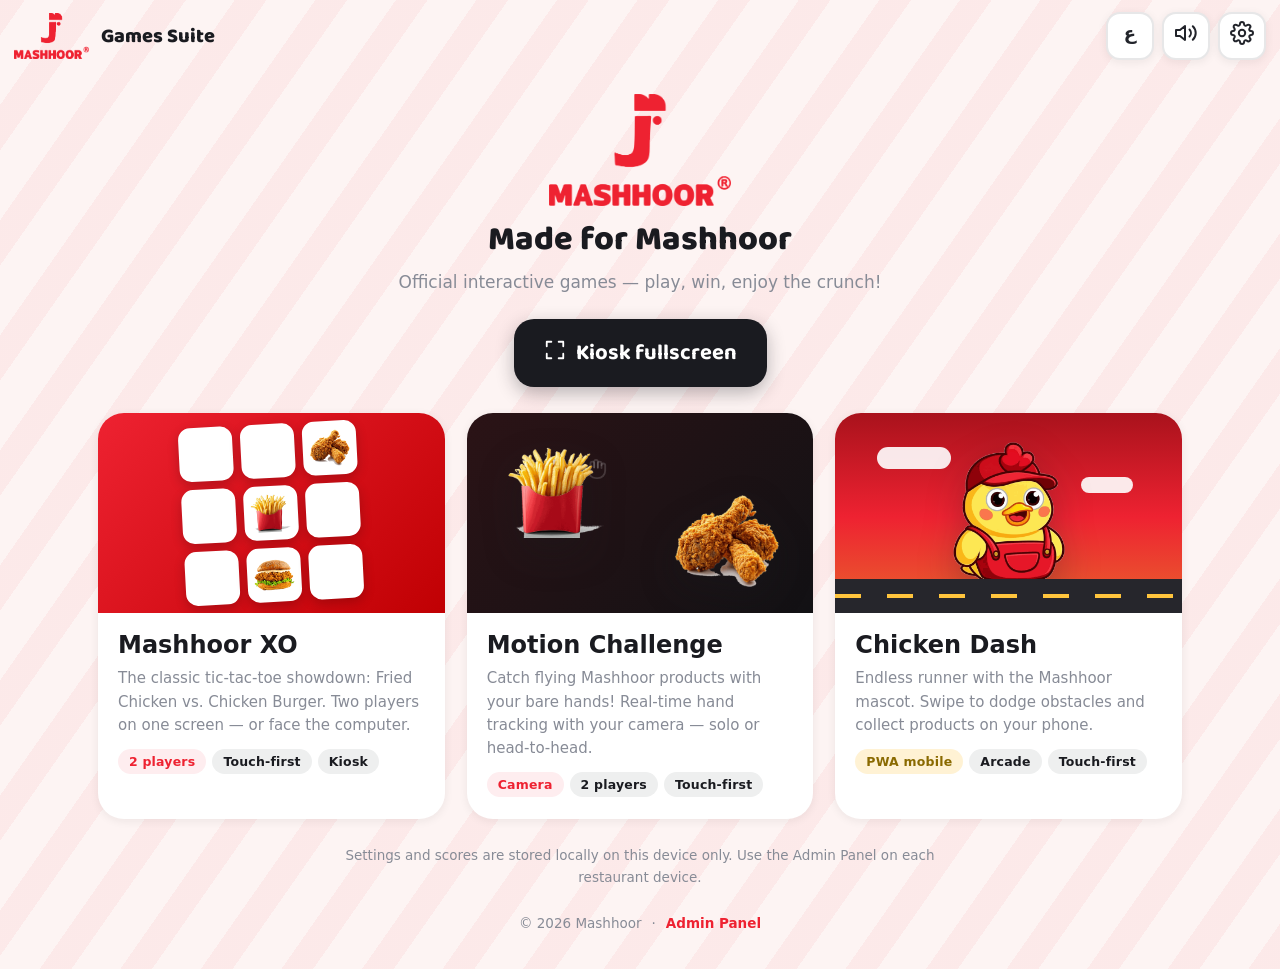
<file: index.html>
<!DOCTYPE html>
<html lang="en">
<head>
  <meta charset="UTF-8">
  <meta name="viewport" content="width=device-width, initial-scale=1, viewport-fit=cover">
  <title>Mashhoor Games Suite — Interactive Games</title>
  <meta name="description" content="Official interactive games for Mashhoor Fried Chicken: Mashhoor XO, Motion Challenge and Chicken Dash.">
  <meta name="theme-color" content="#EE2231">
  <link rel="manifest" href="manifest.webmanifest">
  <link rel="icon" type="image/png" href="favicon.png">
  <link rel="apple-touch-icon" href="assets/icons/apple-touch-icon.png">
  <meta name="apple-mobile-web-app-capable" content="yes">
  <meta name="apple-mobile-web-app-status-bar-style" content="black-translucent">
  <meta name="apple-mobile-web-app-title" content="Mashhoor Games">
  <link rel="stylesheet" href="shared/ui.css">
  <style>
    .hero-wrap { flex: 1; display: flex; flex-direction: column; align-items: center; padding: 6px 18px calc(30px + var(--sab)); gap: 26px; max-width: 1120px; margin: 0 auto; width: 100%; }
    .hero { gap: 10px; text-align: center; padding-top: 16px; }
    .hero-logo { height: 112px; width: auto; margin-bottom: 4px; }
    .hero-tag { font-size: 17px; max-width: 560px; line-height: 1.55; }
    .games-grid { display: grid; grid-template-columns: repeat(auto-fit, minmax(270px, 1fr)); gap: 22px; width: 100%; }
    .games-grid .game-card { animation: slideUpFade .55s ease both; }
    .games-grid .game-card:nth-child(2) { animation-delay: .08s; }
    .games-grid .game-card:nth-child(3) { animation-delay: .16s; }
    .foot-note { color: var(--muted); font-size: 13.5px; max-width: 660px; text-align: center; line-height: 1.6; }
    .foot { color: var(--muted); font-size: 13.5px; display: flex; gap: 10px; align-items: center; padding-bottom: 8px; }
    .foot a { font-weight: 700; }

    /* ---- card previews ---- */
    .gc-xo { background: linear-gradient(135deg, var(--brand-primary), var(--brand-primary-deep)); }
    .gc-xo .mini-board { display: grid; grid-template-columns: repeat(3, 54px); grid-auto-rows: 54px; gap: 8px; transform: rotate(-3deg); }
    .gc-xo .cellp { background: #fff; border-radius: 12px; display: flex; align-items: center; justify-content: center; box-shadow: 0 4px 12px rgba(0,0,0,.2); }
    .gc-xo .cellp img { width: 74%; height: 74%; object-fit: contain; position: static; filter: none; }
    .gc-motion { background: linear-gradient(135deg, #2B1316, #121114); }
    .gc-motion .hand-ic { position: absolute; width: 110px; height: 110px; color: rgba(255,255,255,.16); }
    .gc-motion img.gc-p1 { width: 96px; top: 34px; left: 12%; }
    .gc-motion img.gc-p2 { width: 104px; bottom: 26px; right: 10%; }
    .gc-dash { background: linear-gradient(180deg, #A9121C, var(--brand-primary) 52%, #E8642D); }
    .gc-dash img.gc-run { width: 112px; bottom: 14px; left: 50%; transform: translateX(-50%); }
    .gc-dash .cloud { position: absolute; background: #fff; border-radius: 999px; opacity: .9; }
    .gc-dash .cloud.c1 { width: 74px; height: 22px; top: 34px; left: 12%; }
    .gc-dash .cloud.c2 { width: 52px; height: 16px; top: 64px; right: 14%; }
    .gc-dash .road { position: absolute; bottom: 0; left: 0; right: 0; height: 34px; background: #26262c; }
    .gc-dash .road::after { content: ''; position: absolute; top: 15px; left: 0; right: 0; height: 4px; background: repeating-linear-gradient(90deg, #FFC53D 0 26px, transparent 26px 52px); }

    @media (max-width: 560px) {
      .hero-logo { height: 88px; }
      .gc-xo .mini-board { grid-template-columns: repeat(3, 46px); grid-auto-rows: 46px; }
    }
  </style>
</head>
<body>
  <div class="page bg-stripes">
    <header class="topbar">
      <img id="brandLogo" class="topbar-logo" alt="Mashhoor">
      <div class="topbar-title" data-i18n="suiteTitle">Games Suite</div>
      <div class="topbar-spacer"></div>
      <div class="topbar-actions">
        <button class="btn btn-icon btn-ghost" id="langBtn" data-i18n-aria="language"><span class="lang-label">ع</span></button>
        <button class="btn btn-icon btn-ghost" id="soundBtn" data-i18n-aria="sound"><span class="ic-slot" data-icon="sound"></span></button>
        <a class="btn btn-icon btn-ghost" href="admin/index.html" data-i18n-aria="adminPanel"><span class="ic-slot" data-icon="gear"></span></a>
      </div>
    </header>

    <main class="hero-wrap">
      <section class="hero center col">
        <img id="heroLogo" class="hero-logo anim-floaty" alt="Mashhoor logo">
        <h1 class="title-xl"><span data-i18n="madeFor">Made for</span> <span id="heroBrandName">Mashhoor</span></h1>
        <p class="hero-tag muted" data-i18n="suiteTagline">Official interactive games — play, win, enjoy the crunch!</p>
        <button class="btn btn-dark btn-big mt-14" id="kioskBtn">
          <span class="ic-slot" data-icon="expand"></span><span data-i18n="kioskMode">Kiosk fullscreen</span>
        </button>
      </section>

      <section class="games-grid" aria-label="Games">
        <a class="game-card" href="games/mashhoor-xo/index.html">
          <div class="gc-media gc-xo">
            <div class="mini-board" aria-hidden="true">
              <div class="cellp"></div><div class="cellp"></div><div class="cellp" id="pChickenA"></div>
              <div class="cellp"></div><div class="cellp" id="pChickenB"></div><div class="cellp"></div>
              <div class="cellp"></div><div class="cellp" id="pBurger"></div><div class="cellp"></div>
            </div>
          </div>
          <div class="gc-body">
            <div class="gc-title" data-i18n="xoName">Mashhoor XO</div>
            <p class="gc-desc" data-i18n="xoDesc">The classic tic-tac-toe showdown: Fried Chicken vs. Chicken Burger. Two players on one screen — or face the computer.</p>
            <div class="gc-tags">
              <span class="tag" data-i18n="tag2p">2 players</span>
              <span class="tag dark" data-i18n="tagTouch">Touch-first</span>
              <span class="tag dark" data-i18n="tagKiosk">Kiosk</span>
            </div>
          </div>
        </a>

        <a class="game-card" href="games/mashhoor-motion/index.html">
          <div class="gc-media gc-motion">
            <span class="hand-ic ic-slot" data-icon="hand"></span>
            <img class="gc-p1 anim-floaty" id="mFries" alt="">
            <img class="gc-p2 anim-floaty" style="animation-delay:.7s" id="mChicken" alt="">
          </div>
          <div class="gc-body">
            <div class="gc-title" data-i18n="motionName">Motion Challenge</div>
            <p class="gc-desc" data-i18n="motionDesc">Catch flying Mashhoor products with your bare hands! Real-time hand tracking with your camera — solo or head-to-head.</p>
            <div class="gc-tags">
              <span class="tag" data-i18n="tagCamera">Camera</span>
              <span class="tag dark" data-i18n="tag2p">2 players</span>
              <span class="tag dark" data-i18n="tagTouch">Touch-first</span>
            </div>
          </div>
        </a>

        <a class="game-card" href="games/chicken-dash/index.html">
          <div class="gc-media gc-dash">
            <span class="cloud c1"></span><span class="cloud c2"></span>
            <img class="gc-run anim-floaty" id="mMascot" alt="">
            <div class="road"></div>
          </div>
          <div class="gc-body">
            <div class="gc-title" data-i18n="dashName">Chicken Dash</div>
            <p class="gc-desc" data-i18n="dashDesc">Endless runner with the Mashhoor mascot. Swipe to dodge obstacles and collect products on your phone.</p>
            <div class="gc-tags">
              <span class="tag gold" data-i18n="tagPWA">PWA mobile</span>
              <span class="tag dark" data-i18n="tagArcade">Arcade</span>
              <span class="tag dark" data-i18n="tagTouch">Touch-first</span>
            </div>
          </div>
        </a>
      </section>

      <p class="foot-note" data-i18n="settingsLocalNote">Settings and scores are stored locally on this device only.</p>
      <footer class="foot">
        <span>© <span id="year">2025</span> Mashhoor</span>·<a href="admin/index.html" data-i18n="adminPanel">Admin Panel</a>
      </footer>
    </main>
  </div>

  <div class="toast" id="toast" role="status"></div>

  <script src="shared/icons.js"></script>
  <script src="shared/i18n.js"></script>
  <script src="shared/branding.js"></script>
  <script src="shared/storage.js"></script>
  <script src="shared/sound.js"></script>
  <script src="shared/fullscreen.js"></script>
  <script src="shared/fx.js"></script>
  <script src="shared/pwa.js"></script>
  <script>
    (function () {
      'use strict';
      /* inject icons */
      document.querySelectorAll('.ic-slot').forEach(function (el) {
        el.innerHTML = MashhoorIcons.svg(el.getAttribute('data-icon'));
      });
      document.getElementById('year').textContent = new Date().getFullYear();

      var B = MashhoorBranding, S = MashhoorStore, SND = MashhoorSound;
      var state = B.get();

      function applyBrand() {
        state = B.get();
        document.getElementById('brandLogo').src = B.resolve(state.brand.logoLightBg);
        document.getElementById('heroLogo').src = B.resolve(state.brand.logoLightBg);
        document.getElementById('heroBrandName').textContent = state.brand.name;
        document.getElementById('pChickenA').innerHTML = '<img alt="" src="' + B.resolve(state.products.chicken.image) + '">';
        document.getElementById('pChickenB').innerHTML = '<img alt="" src="' + B.resolve(state.products.fries.image) + '">';
        document.getElementById('pBurger').innerHTML = '<img alt="" src="' + B.resolve(state.products.burger.image) + '">';
        document.getElementById('mFries').src = B.resolve(state.products.fries.image);
        document.getElementById('mChicken').src = B.resolve(state.products.chicken.image);
        document.getElementById('mMascot').src = B.resolve((state.dash.skins[0] || {}).image || 'assets/characters/skin-classic.png');
        var sb = document.getElementById('soundBtn');
        if (sb) sb.innerHTML = '<span class="ic-slot">' + MashhoorIcons.svg(state.sounds.enabled ? 'sound' : 'mute') + '</span>';
      }
      B.onChange(applyBrand);
      applyBrand();

      function toast(msg, isErr) {
        var t = document.getElementById('toast');
        t.textContent = msg;
        t.classList.toggle('error', !!isErr);
        t.classList.add('show');
        clearTimeout(t._h);
        t._h = setTimeout(function () { t.classList.remove('show'); }, 2600);
      }

      var langBtn = document.getElementById('langBtn');
      function langLabel() {
        langBtn.querySelector('.lang-label').textContent = MashhoorI18N.lang === 'en' ? 'ع' : 'EN';
      }
      langBtn.addEventListener('click', function () {
        MashhoorI18N.set(MashhoorI18N.lang === 'en' ? 'ar' : 'en');
        langLabel();
        SND.play('tap');
      });
      langLabel();

      var soundBtn = document.getElementById('soundBtn');
      soundBtn.addEventListener('click', function () {
        var on = !(state.sounds.enabled !== false);
        B.updatePath('sounds.enabled', on);
        SND.play(on ? 'tap' : 'click');
      });

      var kioskBtn = document.getElementById('kioskBtn');
      kioskBtn.addEventListener('click', function () {
        if (!MashhoorFS.isSupported()) {
          toast(MashhoorI18N.t('installHint'));
          return;
        }
        MashhoorFS.toggle().then(function (ok) {
          if (ok !== false) MashhoorFS.requestWakeLock();
        });
      });
      MashhoorFS.onChange(function () {
        kioskBtn.querySelector('.ic-slot').innerHTML = MashhoorIcons.svg(MashhoorFS.isFullscreen() ? 'shrink' : 'expand');
      });

      MashhoorPWA.register('./service-worker.js');
      MashhoorI18N.apply();
    })();
  </script>
</body>
</html>
</file>
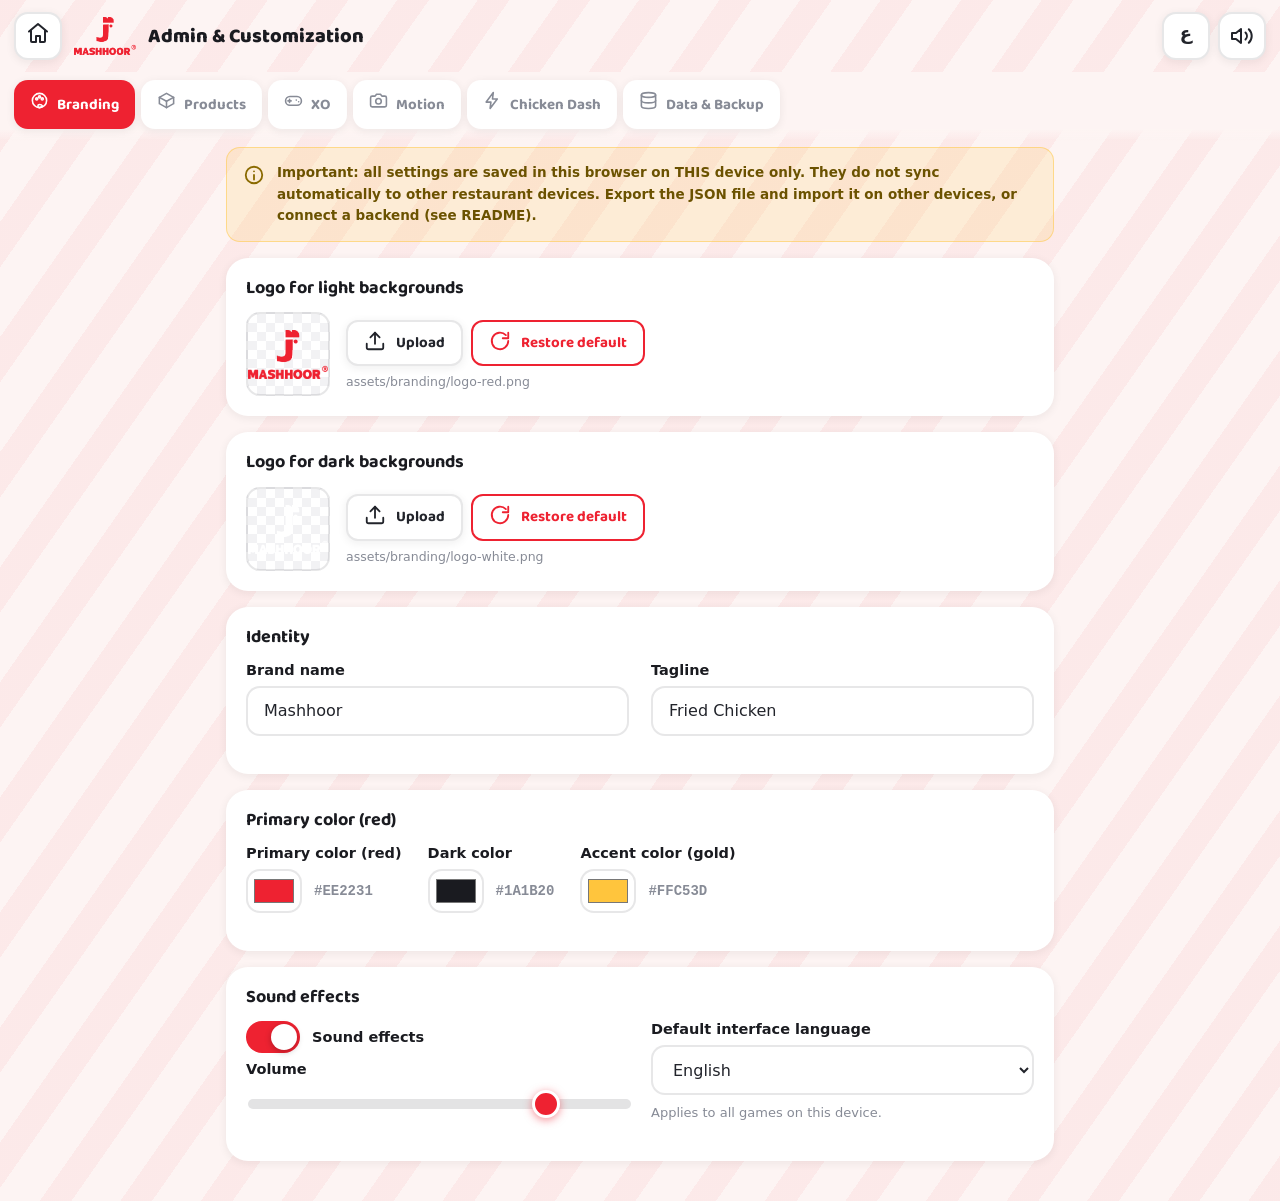
<file: admin/index.html>
<!DOCTYPE html>
<html lang="en">
<head>
  <meta charset="UTF-8">
  <meta name="viewport" content="width=device-width, initial-scale=1, viewport-fit=cover">
  <title>Mashhoor Games — Admin Panel</title>
  <meta name="description" content="Admin panel: customize branding, products, colors and game settings for the Mashhoor Games Suite.">
  <meta name="theme-color" content="#EE2231">
  <link rel="icon" type="image/png" href="../favicon.png">
  <link rel="stylesheet" href="../shared/ui.css">
  <link rel="stylesheet" href="admin.css">
</head>
<body>
  <div class="page bg-stripes admin-page">
    <header class="topbar">
      <a class="btn btn-icon btn-ghost" href="../index.html" data-i18n-aria="home"><span class="ic-slot" data-icon="home"></span></a>
      <img class="topbar-logo sm" id="brandLogo" alt="Mashhoor">
      <div class="topbar-title" data-i18n="adminTitle">Admin &amp; Customization</div>
      <div class="topbar-spacer"></div>
      <div class="topbar-actions">
        <button class="btn btn-icon btn-ghost" id="langBtn" type="button" data-i18n-aria="language"><span class="lang-label">ع</span></button>
        <button class="btn btn-icon btn-ghost" id="soundBtn" type="button" data-i18n-aria="sound"></button>
      </div>
    </header>

    <nav class="tabs" id="tabs" aria-label="Sections">
      <button class="tab on" data-tab="branding" type="button"><span class="ic-slot" data-icon="palette"></span><span data-i18n="tabBranding">Branding</span></button>
      <button class="tab" data-tab="products" type="button"><span class="ic-slot" data-icon="box"></span><span data-i18n="tabProducts">Products</span></button>
      <button class="tab" data-tab="xo" type="button"><span class="ic-slot" data-icon="gamepad"></span><span data-i18n="tabXO">XO</span></button>
      <button class="tab" data-tab="motion" type="button"><span class="ic-slot" data-icon="camera"></span><span data-i18n="tabMotion">Motion</span></button>
      <button class="tab" data-tab="dash" type="button"><span class="ic-slot" data-icon="bolt"></span><span data-i18n="tabDash">Chicken Dash</span></button>
      <button class="tab" data-tab="data" type="button"><span class="ic-slot" data-icon="database"></span><span data-i18n="tabData">Data</span></button>
    </nav>

    <main class="admin-main">

      <!-- ================= BRANDING ================= -->
      <section class="tab-panel show" id="tab-branding">
        <div class="notice"><span class="ic-slot" data-icon="info"></span><p data-i18n="storageWarning"></p></div>

        <div class="card">
          <h3 data-i18n="logoLightBg">Logo for light backgrounds</h3>
          <div class="img-upload" data-bind-img="brand.logoLightBg" data-img-format="jpeg" data-img-max="720">
            <div class="preview"><img alt=""></div>
            <div class="actions">
              <div class="btn-row">
                <button class="btn btn-sm btn-ghost up-btn" type="button"><span class="ic-slot" data-icon="upload"></span><span data-i18n="uploadImage">Upload</span></button>
                <button class="btn btn-sm btn-outline df-btn" type="button"><span class="ic-slot" data-icon="refresh"></span><span data-i18n="restoreImg">Restore</span></button>
              </div>
              <span class="file-name"></span>
            </div>
            <input type="file" accept="image/*" class="hidden">
          </div>
        </div>

        <div class="card">
          <h3 data-i18n="logoDarkBg">Logo for dark backgrounds</h3>
          <div class="img-upload" data-bind-img="brand.logoDarkBg" data-img-format="jpeg" data-img-max="720">
            <div class="preview"><img alt=""></div>
            <div class="actions">
              <div class="btn-row">
                <button class="btn btn-sm btn-ghost up-btn" type="button"><span class="ic-slot" data-icon="upload"></span><span data-i18n="uploadImage">Upload</span></button>
                <button class="btn btn-sm btn-outline df-btn" type="button"><span class="ic-slot" data-icon="refresh"></span><span data-i18n="restoreImg">Restore</span></button>
              </div>
              <span class="file-name"></span>
            </div>
            <input type="file" accept="image/*" class="hidden">
          </div>
        </div>

        <div class="card">
          <h3 data-i18n="identityLabel">Identity</h3>
          <div class="grid-2">
            <div class="field">
              <label data-i18n="brandName">Brand name</label>
              <input class="input" type="text" data-bind="brand.name">
            </div>
            <div class="field">
              <label data-i18n="taglineLabel">Tagline</label>
              <input class="input" type="text" data-bind="brand.tagline">
            </div>
          </div>
        </div>

        <div class="card">
          <h3 data-i18n="primaryColor">Colors</h3>
          <div class="colors-row">
            <div class="field">
              <label data-i18n="primaryColor">Primary (red)</label>
              <div class="color-line"><input type="color" data-bind="brand.colors.primary"><code id="colPrimary">#EE2231</code></div>
            </div>
            <div class="field">
              <label data-i18n="darkColor">Dark</label>
              <div class="color-line"><input type="color" data-bind="brand.colors.dark"><code id="colDark">#1A1B20</code></div>
            </div>
            <div class="field">
              <label data-i18n="goldColor">Accent (gold)</label>
              <div class="color-line"><input type="color" data-bind="brand.colors.gold"><code id="colGold">#FFC53D</code></div>
            </div>
          </div>
        </div>

        <div class="card">
          <h3 data-i18n="soundsEnabled">Sound &amp; language</h3>
          <div class="grid-2">
            <div class="field">
              <label class="switch"><input type="checkbox" data-bind="sounds.enabled"><span class="track"></span><span data-i18n="soundsEnabled">Sound effects</span></label>
              <label data-i18n="volume">Volume <span class="range-val" data-rv="sounds.volume">80%</span></label>
              <input type="range" min="0" max="1" step="0.05" data-bind="sounds.volume" data-fmt="percent">
            </div>
            <div class="field">
              <label data-i18n="defaultLanguage">Default interface language</label>
              <select class="input" data-bind="language">
                <option value="en">English</option>
                <option value="ar">العربية (Arabic)</option>
              </select>
              <p class="hint" data-i18n="languageNote"></p>
            </div>
          </div>
        </div>
      </section>

      <!-- ================= PRODUCTS ================= -->
      <section class="tab-panel" id="tab-products">
        <div class="notice"><span class="ic-slot" data-icon="info"></span><p data-i18n="productImagesNames"></p></div>
        <div id="productCards"></div>
      </section>

      <!-- ================= XO ================= -->
      <section class="tab-panel" id="tab-xo">
        <div class="card">
          <h3 data-i18n="xoSettings">XO settings</h3>
          <div class="grid-2">
            <div class="field">
              <label data-i18n="defaultMode">Default mode</label>
              <select class="input" data-bind="xo.mode">
                <option value="pvp" data-i18n="twoPlayers">2 Players</option>
                <option value="cpu" data-i18n="vsComputer">vs Computer</option>
              </select>
            </div>
            <div class="field">
              <label data-i18n="cpuDifficulty">Computer level</label>
              <select class="input" data-bind="xo.cpuLevel">
                <option value="easy" data-i18n="easy">Easy</option>
                <option value="normal" data-i18n="normal">Normal</option>
                <option value="hard" data-i18n="hard">Hard</option>
              </select>
            </div>
          </div>
        </div>
      </section>

      <!-- ================= MOTION ================= -->
      <section class="tab-panel" id="tab-motion">
        <div class="card">
          <h3 data-i18n="motionSettings">Motion Challenge settings</h3>
          <div class="grid-2">
            <div class="field">
              <label data-i18n="roundDuration">Round duration <span class="range-val" data-rv="motion.duration">60s</span></label>
              <input type="range" min="20" max="120" step="5" data-bind="motion.duration" data-fmt="sec">
            </div>
            <div class="field">
              <label data-i18n="difficulty">Difficulty</label>
              <select class="input" data-bind="motion.difficulty">
                <option value="easy" data-i18n="easy">Easy</option>
                <option value="normal" data-i18n="normal">Normal</option>
                <option value="hard" data-i18n="hard">Hard</option>
              </select>
            </div>
            <div class="field">
              <label data-i18n="defaultMode">Default mode</label>
              <select class="input" data-bind="motion.mode">
                <option value="single" data-i18n="singlePlayer">Single player</option>
                <option value="two" data-i18n="twoPlayersMotion">Two players</option>
              </select>
            </div>
            <div class="field">
              <label class="switch"><input type="checkbox" data-bind="motion.showSkeleton"><span class="track"></span><span data-i18n="showSkeleton">Show hand skeleton</span></label>
            </div>
          </div>
        </div>
      </section>

      <!-- ================= CHICKEN DASH ================= -->
      <section class="tab-panel" id="tab-dash">
        <div class="card">
          <h3 data-i18n="dashSettings">Chicken Dash settings</h3>
          <div class="grid-2">
            <div class="field">
              <label data-i18n="gameName">Game name</label>
              <input class="input" type="text" data-bind="dash.gameName">
            </div>
            <div class="field">
              <label data-i18n="speedMultiplier">Speed multiplier <span class="range-val" data-rv="dash.speed">1.0x</span></label>
              <input type="range" min="0.8" max="1.5" step="0.05" data-bind="dash.speed" data-fmt="x">
            </div>
            <div class="field">
              <label class="switch"><input type="checkbox" data-bind="dash.touchButtons"><span class="track"></span><span data-i18n="touchButtonsLabel">Show touch buttons</span></label>
            </div>
          </div>
        </div>

        <div class="card">
          <h3 data-i18n="characterSkins">Chicken characters (skins)</h3>
          <div id="skinCards"></div>
        </div>

        <div class="card">
          <h3 data-i18n="backgroundImage">Runner background (optional)</h3>
          <div class="img-upload" data-bind-img="dash.backgroundImage" data-img-format="jpeg" data-img-max="900" data-optional="1">
            <div class="preview"><img alt=""></div>
            <div class="actions">
              <div class="btn-row">
                <button class="btn btn-sm btn-ghost up-btn" type="button"><span class="ic-slot" data-icon="upload"></span><span data-i18n="uploadImage">Upload</span></button>
                <button class="btn btn-sm btn-ghost rm-btn" type="button"><span class="ic-slot" data-icon="trash"></span><span data-i18n="removeImage">Remove</span></button>
              </div>
              <span class="file-name"></span>
            </div>
            <input type="file" accept="image/*" class="hidden">
          </div>
        </div>

        <div class="card">
          <h3 data-i18n="customMusic">Background music (optional)</h3>
          <div class="img-upload" data-bind-music="dash.music" data-optional="1">
            <div class="preview"><span class="ic-slot" data-icon="volume2" style="width:34px;height:34px;color:var(--brand-primary)"></span></div>
            <div class="actions">
              <div class="btn-row">
                <button class="btn btn-sm btn-ghost up-btn" type="button"><span class="ic-slot" data-icon="upload"></span><span data-i18n="uploadImage">Upload</span></button>
                <button class="btn btn-sm btn-ghost rm-btn" type="button"><span class="ic-slot" data-icon="trash"></span><span data-i18n="removeImage">Remove</span></button>
              </div>
              <span class="file-name"></span>
            </div>
            <input type="file" accept="audio/*" class="hidden">
          </div>
        </div>
      </section>

      <!-- ================= DATA ================= -->
      <section class="tab-panel" id="tab-data">
        <div class="notice"><span class="ic-slot" data-icon="info"></span><p data-i18n="storageWarning"></p></div>
        <div class="card">
          <h3 data-i18n="exportSettings">Backup &amp; restore</h3>
          <div class="btn-row wrap">
            <button class="btn btn-primary" id="btnExport" type="button"><span class="ic-slot" data-icon="download"></span><span data-i18n="exportSettings">Export (JSON)</span></button>
            <button class="btn btn-ghost" id="btnImport" type="button"><span class="ic-slot" data-icon="upload"></span><span data-i18n="importSettings">Import (JSON)</span></button>
            <input type="file" accept="application/json,.json" class="hidden" id="importFile">
          </div>
          <p class="hint mt-14" id="usageLine"></p>
        </div>
        <div class="card">
          <h3 data-i18n="clearScores">Danger zone</h3>
          <div class="btn-row wrap">
            <button class="btn btn-ghost" id="btnClearScores" type="button"><span class="ic-slot" data-icon="trash"></span><span data-i18n="clearScores">Clear saved scores</span></button>
            <button class="btn btn-ghost" id="btnResetAll" type="button"><span class="ic-slot" data-icon="refresh"></span><span data-i18n="resetAll">Restore defaults</span></button>
          </div>
        </div>
      </section>
    </main>
  </div>

  <div class="toast" id="toast" role="status"></div>

  <script src="../shared/icons.js"></script>
  <script src="../shared/i18n.js"></script>
  <script src="../shared/branding.js"></script>
  <script src="../shared/storage.js"></script>
  <script src="../shared/sound.js"></script>
  <script src="../shared/fullscreen.js"></script>
  <script src="../shared/fx.js"></script>
  <script src="../shared/pwa.js"></script>
  <script src="admin.js"></script>
</body>
</html>
</file>
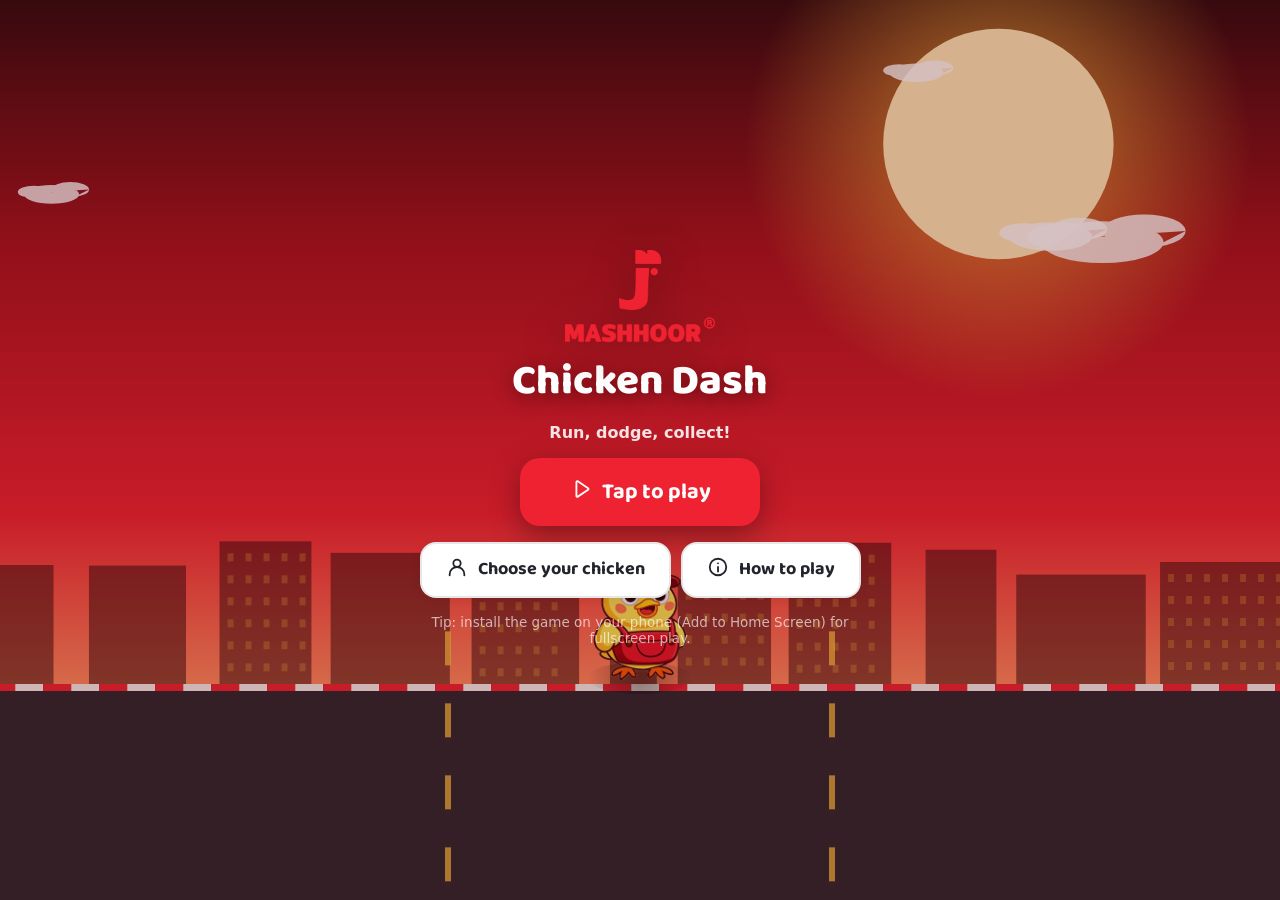
<file: games/chicken-dash/index.html>
<!DOCTYPE html>
<html lang="en">
<head>
  <meta charset="UTF-8">
  <meta name="viewport" content="width=device-width, initial-scale=1, viewport-fit=cover, user-scalable=no">
  <title>Mashhoor Chicken Dash — Endless Runner</title>
  <meta name="description" content="Mashhoor Chicken Dash: endless runner with the official Mashhoor mascot. Swipe to dodge and collect products.">
  <meta name="theme-color" content="#EE2231">
  <link rel="manifest" href="manifest.webmanifest">
  <link rel="icon" type="image/png" href="../../favicon.png">
  <link rel="apple-touch-icon" href="../../assets/icons/apple-touch-icon.png">
  <meta name="mobile-web-app-capable" content="yes">
  <meta name="apple-mobile-web-app-capable" content="yes">
  <meta name="apple-mobile-web-app-status-bar-style" content="black-translucent">
  <meta name="apple-mobile-web-app-title" content="Chicken Dash">
  <link rel="stylesheet" href="../../shared/ui.css">
  <link rel="stylesheet" href="dash.css">
</head>
<body>
  <div class="page app-fixed" id="dashApp">
    <canvas id="game"></canvas>

    <!-- rotate hint for landscape phones -->
    <div class="rotate-overlay" id="rotateOverlay">
      <span class="ic-slot" data-icon="rotate"></span>
      <p data-i18n="rotateDevice">Please rotate your phone to portrait</p>
    </div>

    <!-- HUD -->
    <div class="dash-hud hidden" id="hud">
      <div class="hud-left">
        <div class="hud-score" id="hudScore">0</div>
        <div class="hud-sub"><span data-i18n="best">Best</span>&nbsp;<span id="hudBest">0</span></div>
      </div>
      <div class="grow"></div>
      <button class="btn btn-icon hud-btn" id="btnPauseHud" type="button" data-i18n-aria="pause">
        <span class="ic-slot" data-icon="pause"></span>
      </button>
    </div>

    <!-- touch buttons -->
    <div class="touch-buttons hidden" id="touchButtons">
      <button class="tb" id="tbLeft" type="button" data-i18n-aria="instrSwipeLeft"><span class="ic-slot" data-icon="left"></span></button>
      <button class="tb" id="tbSlide" type="button" data-i18n-aria="instrSwipeDown"><span class="ic-slot" data-icon="down"></span></button>
      <button class="tb tb-primary" id="tbJump" type="button" data-i18n-aria="instrSwipeUp"><span class="ic-slot" data-icon="up"></span></button>
      <button class="tb" id="tbRight" type="button" data-i18n-aria="instrSwipeLeft"><span class="ic-slot" data-icon="right"></span></button>
    </div>

    <!-- MENU -->
    <div class="dash-screen show" id="dsMenu">
      <img class="ds-logo" id="dsLogo" alt="Mashhoor">
      <h1 class="ds-title" id="dsTitle">Chicken Dash</h1>
      <p class="muted ds-tag" data-i18n="dashTagline">Run, dodge, collect!</p>
      <button class="btn btn-primary btn-big ds-play" id="btnPlay" type="button">
        <span class="ic-slot" data-icon="play"></span><span data-i18n="tapToPlay">Tap to play</span>
      </button>
      <div class="ds-menu-row">
        <button class="btn btn-ghost" id="btnChars" type="button">
          <span class="ic-slot" data-icon="user"></span><span data-i18n="chooseCharacter">Choose your chicken</span>
        </button>
        <button class="btn btn-ghost" id="btnHow" type="button">
          <span class="ic-slot" data-icon="info"></span><span data-i18n="howToPlay">How to play</span>
        </button>
      </div>
      <p class="small muted install-hint" data-i18n="installHint">Tip: install the game on your phone for fullscreen play.</p>
    </div>

    <!-- CHARACTER SELECT -->
    <div class="dash-screen" id="dsChars">
      <h2 class="title-lg" data-i18n="chooseCharacter">Choose your chicken</h2>
      <div class="chars-row" id="charsRow"></div>
      <div class="col gap-10 center">
        <button class="btn btn-primary btn-big" id="btnCharOk" type="button">
          <span class="ic-slot" data-icon="check"></span><span data-i18n="start">Start</span>
        </button>
        <button class="btn btn-ghost" id="btnCharBack" type="button">
          <span class="ic-slot" data-icon="back"></span><span data-i18n="back">Back</span>
        </button>
      </div>
    </div>

    <!-- HOW TO PLAY -->
    <div class="dash-screen" id="dsHow">
      <h2 class="title-lg" data-i18n="instructions">How to play</h2>
      <div class="how-list card">
        <div class="how-line"><span class="hl-icons"><span class="ic-slot" data-icon="up"></span></span><p data-i18n="instrSwipeUp">Swipe up to jump</p></div>
        <div class="how-line"><span class="hl-icons"><span class="ic-slot" data-icon="down"></span></span><p data-i18n="instrSwipeDown">Swipe down to slide</p></div>
        <div class="how-line"><span class="hl-icons"><span class="ic-slot" data-icon="left"></span><span class="ic-slot" data-icon="right"></span></span><p data-i18n="instrSwipeLeft">Swipe left / right to change lanes</p></div>
        <div class="how-line"><span class="hl-icons"><span class="ic-slot" data-icon="star"></span></span><p data-i18n="instrGoal">Collect Mashhoor products, dodge obstacles, keep running!</p></div>
        <div class="how-line"><span class="hl-icons"><span class="ic-slot" data-icon="crown"></span></span><p data-i18n="instrGolden">Catch the golden chicken for bonus points!</p></div>
      </div>
      <button class="btn btn-primary btn-big" id="btnHowBack" type="button">
        <span class="ic-slot" data-icon="check"></span><span data-i18n="start">Start</span>
      </button>
    </div>

    <!-- PAUSE -->
    <div class="dash-screen dim" id="dsPause">
      <div class="card pause-card">
        <h2 class="title-lg" data-i18n="paused">Paused</h2>
        <div class="col gap-10 mt-14">
          <button class="btn btn-primary btn-block" id="btnResume" type="button">
            <span class="ic-slot" data-icon="play"></span><span data-i18n="resume">Resume</span>
          </button>
          <button class="btn btn-ghost btn-block" id="btnRestartP" type="button">
            <span class="ic-slot" data-icon="refresh"></span><span data-i18n="restart">Restart round</span>
          </button>
          <button class="btn btn-ghost btn-block" id="btnQuitP" type="button">
            <span class="ic-slot" data-icon="home"></span><span data-i18n="mainMenu">Main menu</span>
          </button>
          <label class="switch mt-8"><input type="checkbox" id="tbToggle"><span class="track"></span><span data-i18n="touchButtons">Touch buttons</span></label>
        </div>
      </div>
    </div>

    <!-- GAME OVER -->
    <div class="dash-screen dim" id="dsOver">
      <div class="card over-card">
        <img class="over-img" id="overImg" alt="">
        <h2 class="title-lg" data-i18n="gameOverTitle">Game Over</h2>
        <div class="over-score"><span data-i18n="finalScore">Score</span><span class="num" id="overScore">0</span></div>
        <div class="over-score sub"><span data-i18n="bestScore">Best</span><span class="num" id="overBest">0</span></div>
        <div class="new-best hidden" id="newBestBadge"><span class="ic-slot" data-icon="crown"></span><span data-i18n="newBest">New best!</span></div>
        <div class="col gap-10 mt-14">
          <button class="btn btn-primary btn-block btn-big" id="btnRetry" type="button">
            <span class="ic-slot" data-icon="refresh"></span><span data-i18n="retry">Play again</span>
          </button>
          <button class="btn btn-ghost btn-block" id="btnOverMenu" type="button">
            <span class="ic-slot" data-icon="home"></span><span data-i18n="mainMenu">Main menu</span>
          </button>
        </div>
      </div>
    </div>
  </div>

  <script src="../../shared/icons.js"></script>
  <script src="../../shared/i18n.js"></script>
  <script src="../../shared/branding.js"></script>
  <script src="../../shared/storage.js"></script>
  <script src="../../shared/sound.js"></script>
  <script src="../../shared/fullscreen.js"></script>
  <script src="../../shared/pwa.js"></script>
  <script src="dash.js"></script>
</body>
</html>
</file>
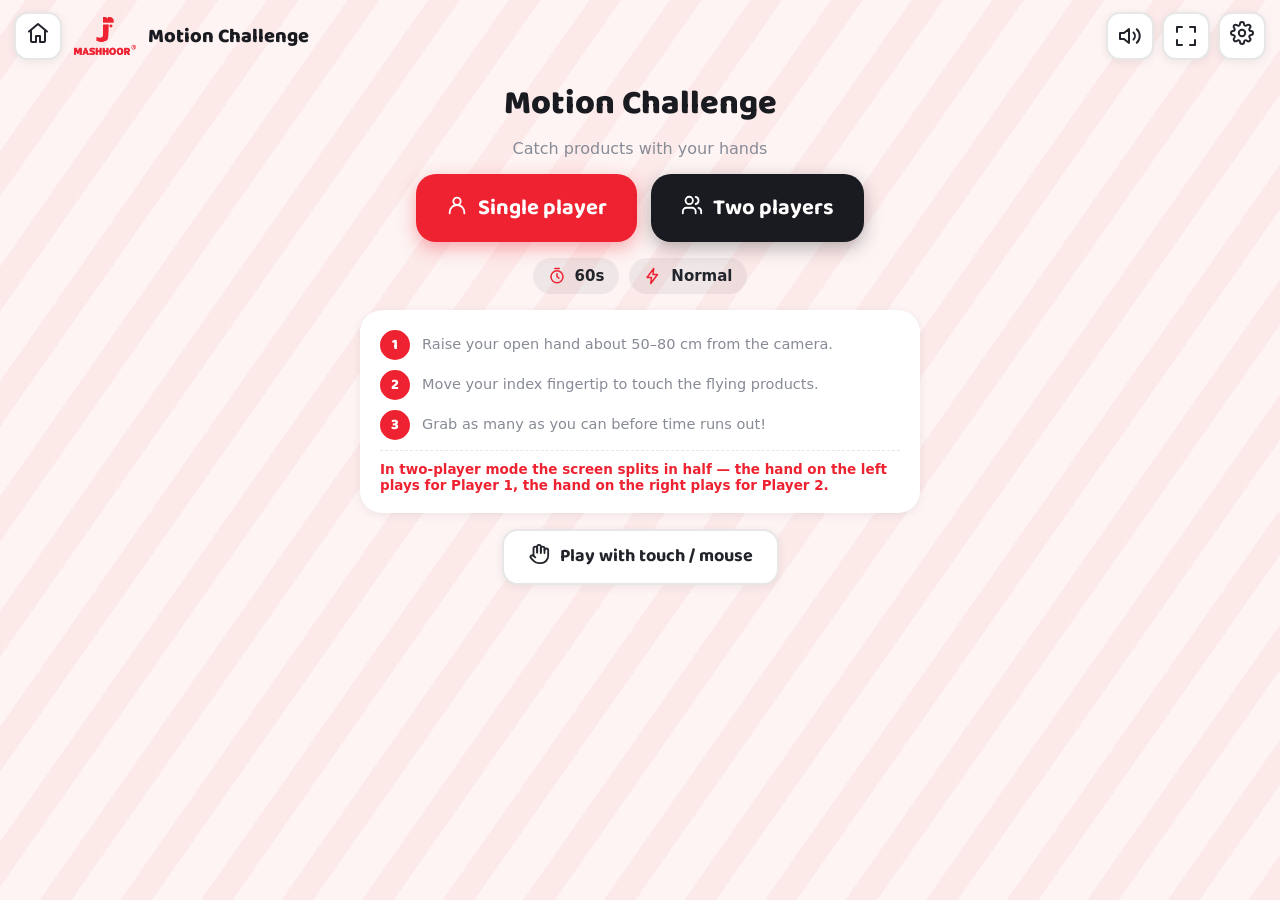
<file: games/mashhoor-motion/index.html>
<!DOCTYPE html>
<html lang="en">
<head>
  <meta charset="UTF-8">
  <meta name="viewport" content="width=device-width, initial-scale=1, viewport-fit=cover">
  <title>Mashhoor Motion Challenge — Hand Tracking Game</title>
  <meta name="description" content="Catch flying Mashhoor products with your hands. Real-time camera hand tracking — single player or two players.">
  <meta name="theme-color" content="#EE2231">
  <link rel="icon" type="image/png" href="../../favicon.png">
  <link rel="stylesheet" href="../../shared/ui.css">
  <link rel="stylesheet" href="motion.css">
</head>
<body>
  <div class="page app-fixed bg-stripes" id="motionApp">
    <header class="topbar" id="topbar">
      <a class="btn btn-icon btn-ghost" href="../../index.html" data-i18n-aria="home"><span class="ic-slot" data-icon="home"></span></a>
      <img class="topbar-logo sm" id="brandLogo" alt="Mashhoor">
      <div class="topbar-title" data-i18n="motionName">Motion Challenge</div>
      <div class="topbar-spacer"></div>
      <div class="topbar-actions">
        <button class="btn btn-icon btn-ghost" id="soundBtn" type="button" data-i18n-aria="sound"></button>
        <button class="btn btn-icon btn-ghost" id="fsBtn" type="button" data-i18n-aria="fullscreen"></button>
        <a class="btn btn-icon btn-ghost" href="../../admin/index.html" data-i18n-aria="adminPanel"><span class="ic-slot" data-icon="gear"></span></a>
      </div>
    </header>

    <div class="screens-wrap" id="screensWrap">

      <!-- ============ MENU SCREEN ============ -->
      <section class="screen active" id="scrMenu">
        <div class="menu-wrap">
          <h1 class="title-xl center-txt" data-i18n="motionName">Motion Challenge</h1>
          <p class="muted center-txt" data-i18n="motionTagline">Catch products with your hands</p>

          <div class="mode-row">
            <button class="btn btn-primary btn-big" id="btnSingle" type="button">
              <span class="ic-slot" data-icon="user"></span><span data-i18n="singlePlayer">Single player</span>
            </button>
            <button class="btn btn-dark btn-big" id="btnTwo" type="button">
              <span class="ic-slot" data-icon="users"></span><span data-i18n="twoPlayersMotion">Two players</span>
            </button>
          </div>

          <div class="settings-chips">
            <span class="chip chip-plain"><span class="ic-slot" data-icon="timer"></span><span id="chipDuration">60s</span></span>
            <span class="chip chip-plain"><span class="ic-slot" data-icon="bolt"></span><span id="chipDifficulty">Normal</span></span>
          </div>

          <div class="card how-card">
            <div class="how-row"><span class="how-num">1</span><p data-i18n="instr1">Raise your open hand toward the camera.</p></div>
            <div class="how-row"><span class="how-num">2</span><p data-i18n="instr2">Move your index fingertip to touch the flying products.</p></div>
            <div class="how-row"><span class="how-num">3</span><p data-i18n="instr3">Grab as many as you can before time runs out!</p></div>
            <p class="how-two" data-i18n="instrTwo">In two-player mode the screen splits in half.</p>
          </div>

          <div class="mode-row">
            <button class="btn btn-ghost" id="btnPointer" type="button">
              <span class="ic-slot" data-icon="hand"></span><span data-i18n="playWithPointer">Play with touch / mouse</span>
            </button>
          </div>
        </div>
      </section>

      <!-- ============ SETUP (CAMERA) SCREEN ============ -->
      <section class="screen" id="scrSetup">
        <div class="setup-wrap">
          <h2 class="title-lg center-txt" data-i18n="cameraPrep">Camera check</h2>
          <div class="cam-box" id="camBox">
            <video id="cam" playsinline muted autoplay></video>
            <div class="cam-status" id="camStatus">
              <div class="spinner" id="setupSpinner"></div>
              <p id="setupMsg">Starting camera</p>
            </div>
            <div class="hand-badge hidden" id="handBadge">
              <span class="ic-slot" data-icon="check"></span><span data-i18n="handReady">Hand detected!</span>
            </div>
          </div>
          <p class="muted center-txt setup-hint" id="setupHint" data-i18n="showYourHand">Show your open hand to the camera</p>
          <div class="center gap-10 wrap">
            <button class="btn btn-ghost" id="btnRetry" type="button">
              <span class="ic-slot" data-icon="refresh"></span><span data-i18n="retry">Retry</span>
            </button>
            <button class="btn btn-outline" id="btnPointer2" type="button">
              <span class="ic-slot" data-icon="hand"></span><span data-i18n="playWithPointer">Play with touch / mouse</span>
            </button>
            <button class="btn btn-ghost" id="btnBack" type="button">
              <span class="ic-slot" data-icon="back"></span><span data-i18n="back">Back</span>
            </button>
          </div>
          <p class="small muted center-txt https-note" data-i18n="httpsHint">Camera access requires HTTPS.</p>
        </div>
      </section>

      <!-- ============ PLAY SCREEN ============ -->
      <section class="screen" id="scrPlay">
        <div class="stage" id="stage">
          <canvas id="skeleton"></canvas>
          <div class="zone-layer hidden" id="zoneLayer">
            <div class="zone-tint z1"></div>
            <div class="zone-divider"></div>
            <div class="zone-tint z2"></div>
          </div>
          <div class="products-layer" id="productsLayer"></div>
          <div class="cursor p1" id="cursor1"><span class="dot"></span></div>
          <div class="cursor p2 hidden" id="cursor2"><span class="dot"></span></div>

          <div class="motion-hud">
            <button class="btn btn-icon hud-btn" id="btnPause" type="button" data-i18n-aria="pause">
              <span class="ic-slot" data-icon="pause"></span>
            </button>
            <div class="timer-pill" id="timerPill">
              <span class="ic-slot" data-icon="timer"></span><span id="timeText">60</span>
            </div>
            <div class="grow"></div>
            <div class="score-pill p1" id="pill1"><span class="p-label" data-i18n="zoneP1">P1</span><span class="num" id="s1">0</span></div>
            <div class="score-pill p2 hidden" id="pill2"><span class="p-label" data-i18n="zoneP2">P2</span><span class="num" id="s2">0</span></div>
          </div>

          <div class="countdown hidden" id="countdown">3</div>
        </div>
      </section>
    </div>
  </div>

  <!-- ============ PAUSE OVERLAY ============ -->
  <div class="overlay" id="pauseOverlay">
    <div class="card pause-card">
      <h2 class="title-lg" data-i18n="paused">Paused</h2>
      <div class="col gap-10 mt-20">
        <button class="btn btn-primary btn-block" id="btnResume" type="button">
          <span class="ic-slot" data-icon="play"></span><span data-i18n="resume">Resume</span>
        </button>
        <button class="btn btn-ghost btn-block" id="btnRestartRound" type="button">
          <span class="ic-slot" data-icon="refresh"></span><span data-i18n="restart">Restart round</span>
        </button>
        <button class="btn btn-ghost btn-block" id="btnQuit" type="button">
          <span class="ic-slot" data-icon="home"></span><span data-i18n="quit">Quit</span>
        </button>
      </div>
    </div>
  </div>

  <!-- ============ RESULTS OVERLAY ============ -->
  <div class="overlay" id="resultOverlay">
    <div class="card result-card">
      <img id="resImg" class="res-img hidden" alt="">
      <h2 class="title-lg" id="resTitle">Results</h2>
      <div class="res-rows" id="resRows"></div>
      <p class="muted" id="resBest"></p>
      <div class="center gap-10 mt-20 wrap">
        <button class="btn btn-primary" id="btnAgain" type="button">
          <span class="ic-slot" data-icon="refresh"></span><span data-i18n="retry">Play again</span>
        </button>
        <button class="btn btn-ghost" id="btnChangeMode" type="button">
          <span class="ic-slot" data-icon="swap"></span><span data-i18n="home">Home</span>
        </button>
      </div>
    </div>
  </div>

  <div class="toast" id="toast" role="status"></div>

  <script src="../../shared/icons.js"></script>
  <script src="../../shared/i18n.js"></script>
  <script src="../../shared/branding.js"></script>
  <script src="../../shared/storage.js"></script>
  <script src="../../shared/sound.js"></script>
  <script src="../../shared/fullscreen.js"></script>
  <script src="../../shared/fx.js"></script>
  <script src="motion.js"></script>
</body>
</html>
</file>
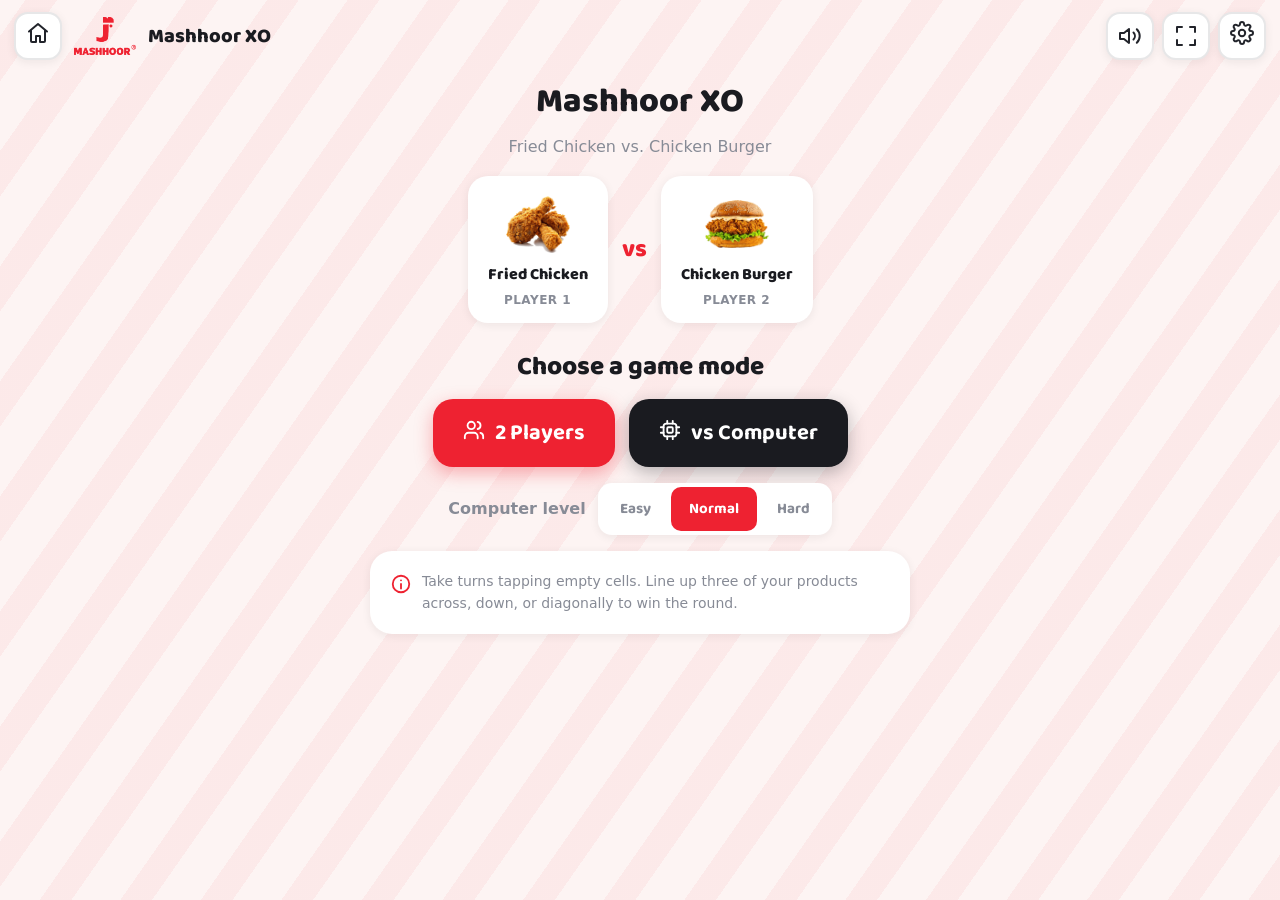
<file: games/mashhoor-xo/index.html>
<!DOCTYPE html>
<html lang="en">
<head>
  <meta charset="UTF-8">
  <meta name="viewport" content="width=device-width, initial-scale=1, viewport-fit=cover">
  <title>Mashhoor XO — Fried Chicken vs Chicken Burger</title>
  <meta name="description" content="Mashhoor XO: tic-tac-toe between Mashhoor products. Two players on one touchscreen or play against the computer.">
  <meta name="theme-color" content="#EE2231">
  <link rel="icon" type="image/png" href="../../favicon.png">
  <link rel="stylesheet" href="../../shared/ui.css">
  <link rel="stylesheet" href="xo.css">
</head>
<body>
  <div class="page app-fixed bg-stripes">
    <header class="topbar">
      <a class="btn btn-icon btn-ghost" href="../../index.html" data-i18n-aria="home"><span class="ic-slot" data-icon="home"></span></a>
      <img class="topbar-logo sm" id="brandLogo" alt="Mashhoor">
      <div class="topbar-title">Mashhoor XO</div>
      <div class="topbar-spacer"></div>
      <div class="topbar-actions">
        <button class="btn btn-icon btn-ghost" id="soundBtn" type="button" data-i18n-aria="sound"></button>
        <button class="btn btn-icon btn-ghost" id="fsBtn" type="button" data-i18n-aria="fullscreen"></button>
        <a class="btn btn-icon btn-ghost" href="../../admin/index.html" data-i18n-aria="adminPanel"><span class="ic-slot" data-icon="gear"></span></a>
      </div>
    </header>

    <!-- ============ MENU SCREEN ============ -->
    <div class="screens-wrap">
    <section class="screen active" id="scrMenu">
      <div class="menu-wrap">
        <h1 class="title-xl center-txt" data-i18n="xoName">Mashhoor XO</h1>
        <p class="muted center-txt xo-tag" data-i18n="xoTagline">Fried Chicken vs. Chicken Burger</p>

        <div class="vs-row">
          <div class="p-card">
            <img id="p1Img" alt="Fried Chicken">
            <div class="p-name" id="p1Name">Fried Chicken</div>
            <div class="p-label" data-i18n="playerX">Player 1</div>
          </div>
          <div class="vs-badge" data-i18n="vs">vs</div>
          <div class="p-card">
            <img id="p2Img" alt="Chicken Burger">
            <div class="p-name" id="p2Name">Chicken Burger</div>
            <div class="p-label" data-i18n="playerO">Player 2</div>
          </div>
        </div>

        <h2 class="title-lg center-txt mt-14" data-i18n="chooseMode">Choose a game mode</h2>
        <div class="mode-row">
          <button class="btn btn-primary btn-big" id="btnPvp" type="button">
            <span class="ic-slot" data-icon="users"></span><span data-i18n="twoPlayers">2 Players</span>
          </button>
          <button class="btn btn-dark btn-big" id="btnCpu" type="button">
            <span class="ic-slot" data-icon="cpu"></span><span data-i18n="vsComputer">vs Computer</span>
          </button>
        </div>

        <div class="cpu-level">
          <span class="muted bold" data-i18n="cpuLevel">Computer level</span>
          <div class="seg" id="segLevel" role="group" aria-label="Computer level">
            <button type="button" data-level="easy" data-i18n="easy">Easy</button>
            <button type="button" data-level="normal" data-i18n="normal">Normal</button>
            <button type="button" data-level="hard" data-i18n="hard">Hard</button>
          </div>
        </div>

        <div class="card xo-how">
          <span class="ic-slot" data-icon="info"></span>
          <p data-i18n="xoHow">Take turns tapping empty cells. Line up three of your products across, down, or diagonally to win the round.</p>
        </div>
      </div>
    </section>

    <!-- ============ GAME SCREEN ============ -->
    <section class="screen" id="scrGame">
      <div class="players-bar">
        <div class="chip player-chip" id="chip1">
          <img alt=""><span class="p1-label"></span><span class="num" id="score1">0</span>
        </div>
        <div class="chip turn-chip" id="turnChip">
          <img id="turnImg" alt=""><span id="turnText">Turn</span>
        </div>
        <div class="chip player-chip" id="chip2">
          <span class="num" id="score2">0</span><span class="p2-label"></span><img alt="">
        </div>
      </div>

      <div class="board-wrap">
        <div class="board" id="board" role="grid" aria-label="Tic tac toe board"></div>
        <div class="chip chip-plain draw-count">
          <span data-i18n="draws">Draws</span><span class="num" id="scoreDraw">0</span>
        </div>
      </div>

      <div class="game-actions">
        <button class="btn btn-ghost" id="btnRestart" type="button">
          <span class="ic-slot" data-icon="refresh"></span><span data-i18n="restart">Restart round</span>
        </button>
        <button class="btn btn-ghost" id="btnResetScores" type="button">
          <span class="ic-slot" data-icon="trash"></span><span data-i18n="resetScores">Reset scores</span>
        </button>
        <button class="btn btn-ghost" id="btnMenu" type="button">
          <span class="ic-slot" data-icon="home"></span><span data-i18n="home">Home</span>
        </button>
      </div>
    </section>
    </div>
  </div>

  <!-- ============ RESULT OVERLAY ============ -->
  <div class="overlay" id="resultOverlay">
    <div class="card result-card">
      <img id="resultImg" class="result-img" alt="">
      <h2 class="title-lg" id="resultTitle">Winner!</h2>
      <p class="muted" id="resultSub"></p>
      <div class="center gap-10 mt-20 wrap">
        <button class="btn btn-primary" id="btnAgain" type="button">
          <span class="ic-slot" data-icon="refresh"></span><span data-i18n="playNow">Play now</span>
        </button>
        <button class="btn btn-ghost" id="btnToMenu" type="button">
          <span class="ic-slot" data-icon="home"></span><span data-i18n="home">Home</span>
        </button>
      </div>
    </div>
  </div>

  <div class="toast" id="toast" role="status"></div>

  <script src="../../shared/icons.js"></script>
  <script src="../../shared/i18n.js"></script>
  <script src="../../shared/branding.js"></script>
  <script src="../../shared/storage.js"></script>
  <script src="../../shared/sound.js"></script>
  <script src="../../shared/fullscreen.js"></script>
  <script src="../../shared/fx.js"></script>
  <script src="xo.js"></script>
</body>
</html>
</file>
<file: shared/ui.css>
/* ============================================================
   Mashhoor Games Suite — Shared UI Design System
   Brand: Mashhoor Fried Chicken (red / white / dark)
   All colors are driven by CSS variables so the Admin panel
   can re-brand the whole suite at runtime.
   ============================================================ */

@font-face {
  font-family: 'Baloo 2';
  font-style: normal;
  font-weight: 600;
  font-display: swap;
  src: url('../assets/fonts/Baloo2-600.woff2') format('woff2');
}
@font-face {
  font-family: 'Baloo 2';
  font-style: normal;
  font-weight: 700;
  font-display: swap;
  src: url('../assets/fonts/Baloo2-700.woff2') format('woff2');
}
@font-face {
  font-family: 'Baloo 2';
  font-style: normal;
  font-weight: 800;
  font-display: swap;
  src: url('../assets/fonts/Baloo2-800.woff2') format('woff2');
}

:root {
  --brand-primary: #EE2231;
  --brand-primary-deep: #C4141F;
  --brand-dark: #1A1B20;
  --brand-white: #FFFFFF;
  --brand-gold: #FFC53D;

  --bg: #FDF4F3;
  --surface: #FFFFFF;
  --ink: #22242B;
  --muted: #878B96;
  --line: rgba(26, 27, 32, .10);

  --radius: 22px;
  --radius-s: 14px;
  --radius-xs: 10px;

  --shadow-1: 0 2px 10px rgba(26, 27, 32, .07);
  --shadow-2: 0 12px 32px rgba(238, 34, 49, .18);
  --shadow-3: 0 20px 50px rgba(26, 27, 32, .25);

  --font-display: 'Baloo 2', 'Segoe UI', system-ui, -apple-system, sans-serif;
  --font-body: system-ui, -apple-system, 'Segoe UI', Roboto, 'Helvetica Neue', Arial, sans-serif;

  --sat: env(safe-area-inset-top, 0px);
  --sab: env(safe-area-inset-bottom, 0px);
  --sal: env(safe-area-inset-left, 0px);
  --sar: env(safe-area-inset-right, 0px);
}

*, *::before, *::after { box-sizing: border-box; }
html, body { margin: 0; padding: 0; }
html { height: 100%; }
body {
  min-height: 100%;
  font-family: var(--font-body);
  font-size: 16px;
  color: var(--ink);
  background: var(--bg);
  -webkit-font-smoothing: antialiased;
  text-rendering: optimizeLegibility;
  -webkit-tap-highlight-color: transparent;
}
img { max-width: 100%; display: block; }
button { font: inherit; color: inherit; background: none; border: 0; cursor: pointer; padding: 0; }
a { color: var(--brand-primary); text-decoration: none; }
h1, h2, h3, h4 { font-family: var(--font-display); margin: 0; line-height: 1.15; }
p { margin: 0; }
ul { margin: 0; padding-inline-start: 22px; }
:focus-visible { outline: 3px solid var(--brand-gold); outline-offset: 2px; border-radius: 8px; }
::selection { background: var(--brand-primary); color: #fff; }

/* ---------- icons ---------- */
.ic { width: 22px; height: 22px; flex: none; }

/* ---------- page shells ---------- */
.page { min-height: 100dvh; display: flex; flex-direction: column; }
.app-fixed { position: fixed; inset: 0; overflow: hidden; touch-action: manipulation; }
.bg-stripes { position: relative; }
.bg-stripes::before {
  content: '';
  position: absolute; inset: 0;
  pointer-events: none;
  background: repeating-linear-gradient(-55deg, rgba(238, 34, 49, .05) 0 26px, transparent 26px 66px);
  z-index: 0;
}
.bg-stripes > * { position: relative; z-index: 1; }

/* ---------- topbar ---------- */
.topbar {
  display: flex; align-items: center; gap: 12px;
  padding: calc(12px + var(--sat)) calc(14px + var(--sar)) 12px calc(14px + var(--sal));
}
.topbar-logo { height: 46px; width: auto; object-fit: contain; }
.topbar-logo.sm { height: 38px; }
.topbar-title { font-family: var(--font-display); font-weight: 800; font-size: 20px; color: var(--brand-dark); }
.topbar-spacer { flex: 1; }
.topbar-actions { display: flex; gap: 8px; align-items: center; }

/* ---------- buttons ---------- */
.btn {
  display: inline-flex; align-items: center; justify-content: center; gap: 10px;
  min-height: 56px; padding: 12px 24px;
  border-radius: 16px;
  font-family: var(--font-display); font-weight: 700; font-size: 18px; line-height: 1.1;
  user-select: none; -webkit-user-select: none; touch-action: manipulation;
  transition: transform .16s cubic-bezier(.34, 1.56, .64, 1), box-shadow .2s, background .2s, filter .2s, border-color .2s;
  white-space: nowrap;
}
.btn:active { transform: scale(.95); }
.btn .ic { width: 22px; height: 22px; }
.btn-primary { background: var(--brand-primary); color: #fff; box-shadow: 0 6px 18px rgba(238, 34, 49, .35); }
.btn-primary:hover { filter: brightness(1.07); }
.btn-dark { background: var(--brand-dark); color: #fff; box-shadow: 0 6px 18px rgba(26, 27, 32, .3); }
.btn-ghost { background: var(--surface); color: var(--ink); border: 2px solid var(--line); box-shadow: var(--shadow-1); }
.btn-ghost:hover { border-color: rgba(238, 34, 49, .45); }
.btn-outline { background: transparent; color: var(--brand-primary); border: 2.5px solid var(--brand-primary); }
.btn-outline:hover { background: rgba(238, 34, 49, .07); }
.btn-gold { background: var(--brand-gold); color: #3A2A00; box-shadow: 0 6px 16px rgba(255, 197, 61, .45); }
.btn-icon { min-height: 48px; width: 48px; padding: 0; border-radius: 14px; }
.btn-icon .ic { width: 24px; height: 24px; }
.btn-big { min-height: 68px; font-size: 22px; border-radius: 20px; padding: 16px 30px; }
.btn-block { width: 100%; }
.btn-sm { min-height: 42px; padding: 8px 16px; font-size: 15px; border-radius: 12px; }
.btn[disabled] { opacity: .45; pointer-events: none; }

/* ---------- cards ---------- */
.card { background: var(--surface); border-radius: var(--radius); box-shadow: var(--shadow-1); padding: 20px; }
.card-lg { padding: 28px; }

/* ---------- landing game cards ---------- */
.game-card {
  display: flex; flex-direction: column;
  background: var(--surface); border-radius: 26px; overflow: hidden;
  box-shadow: var(--shadow-1);
  transition: transform .25s cubic-bezier(.34, 1.56, .64, 1), box-shadow .25s;
  position: relative;
}
.game-card:hover { transform: translateY(-6px); box-shadow: var(--shadow-2); }
.gc-media { height: 200px; display: flex; align-items: center; justify-content: center; position: relative; overflow: hidden; }
.gc-media img { position: absolute; filter: drop-shadow(0 14px 18px rgba(26, 27, 32, .28)); }
.gc-body { padding: 18px 20px 22px; display: flex; flex-direction: column; gap: 8px; align-items: flex-start; }
.gc-title { font-size: 24px; font-weight: 800; color: var(--brand-dark); }
.gc-desc { color: var(--muted); font-size: 15px; line-height: 1.55; }
.gc-tags { display: flex; gap: 6px; flex-wrap: wrap; margin-top: 4px; }
.tag {
  font-size: 12.5px; font-weight: 700; letter-spacing: .2px;
  padding: 5px 11px; border-radius: 999px;
  background: rgba(238, 34, 49, .08); color: var(--brand-primary);
}
.tag.dark { background: rgba(26, 27, 32, .07); color: var(--brand-dark); }
.tag.gold { background: rgba(255, 197, 61, .22); color: #8a6a00; }

/* ---------- chips ---------- */
.chip {
  display: inline-flex; align-items: center; gap: 9px;
  padding: 9px 15px; border-radius: 999px;
  background: var(--surface); box-shadow: var(--shadow-1);
  font-weight: 700; font-size: 15px;
}
.chip img { width: 32px; height: 32px; object-fit: contain; }
.chip.active { box-shadow: 0 0 0 3px var(--brand-primary); }
.chip .num { font-family: var(--font-display); font-weight: 800; font-size: 18px; }
.chip-plain { box-shadow: none; background: rgba(26, 27, 32, .06); }

/* ---------- game screens ---------- */
.screens-wrap { flex: 1; position: relative; min-height: 0; }
.screen {
  position: absolute; inset: 0;
  display: flex; flex-direction: column;
  opacity: 0; pointer-events: none;
  transform: translateY(14px);
  transition: opacity .35s ease, transform .35s ease;
  overflow: hidden auto;
}
.screen.active { opacity: 1; pointer-events: auto; transform: none; }

/* ---------- overlays / modals ---------- */
.overlay {
  position: fixed; inset: 0; z-index: 60;
  display: flex; align-items: center; justify-content: center;
  background: rgba(20, 10, 10, .55);
  backdrop-filter: blur(6px); -webkit-backdrop-filter: blur(6px);
  opacity: 0; pointer-events: none; transition: opacity .3s ease;
  padding: 20px;
}
.overlay.open { opacity: 1; pointer-events: auto; }
.overlay .card { max-width: 420px; width: 100%; transform: scale(.92); transition: transform .3s cubic-bezier(.34,1.56,.64,1); }
.overlay.open .card { transform: none; }

/* ---------- toast ---------- */
.toast {
  position: fixed; left: 50%; bottom: calc(24px + var(--sab)); transform: translate(-50%, 20px);
  background: var(--brand-dark); color: #fff;
  padding: 13px 22px; border-radius: 999px;
  font-weight: 700; font-size: 15px;
  box-shadow: var(--shadow-3);
  opacity: 0; pointer-events: none;
  transition: opacity .3s, transform .3s;
  z-index: 100; max-width: 88vw; text-align: center;
}
.toast.show { opacity: 1; transform: translate(-50%, 0); }
.toast.error { background: var(--brand-primary-deep); }

/* ---------- form fields ---------- */
.field { display: flex; flex-direction: column; gap: 8px; margin-bottom: 18px; }
.field > label { font-weight: 700; font-size: 14.5px; color: var(--brand-dark); }
.field .hint { font-size: 13px; color: var(--muted); line-height: 1.5; }
.input, select.input, textarea.input {
  width: 100%; min-height: 50px;
  padding: 12px 16px;
  border: 2px solid var(--line); border-radius: var(--radius-s);
  font: inherit; color: var(--ink); background: var(--surface);
  transition: border-color .2s;
}
.input:focus { border-color: var(--brand-primary); outline: none; }
textarea.input { min-height: 90px; resize: vertical; }

.switch { position: relative; display: inline-flex; align-items: center; gap: 12px; cursor: pointer; user-select: none; font-weight: 700; font-size: 15px; }
.switch input { position: absolute; opacity: 0; width: 0; height: 0; }
.switch .track {
  width: 54px; height: 32px; border-radius: 999px;
  background: rgba(26, 27, 32, .18);
  position: relative; transition: background .25s; flex: none;
}
.switch .track::after {
  content: ''; position: absolute; top: 3px; inset-inline-start: 3px;
  width: 26px; height: 26px; border-radius: 50%;
  background: #fff; box-shadow: 0 2px 6px rgba(0, 0, 0, .25);
  transition: transform .25s cubic-bezier(.34, 1.56, .64, 1);
}
.switch input:checked + .track { background: var(--brand-primary); }
.switch input:checked + .track::after { transform: translateX(22px); }
[dir='rtl'] .switch input:checked + .track::after { transform: translateX(-22px); }

input[type='range'] { -webkit-appearance: none; appearance: none; width: 100%; height: 34px; background: transparent; }
input[type='range']::-webkit-slider-runnable-track { height: 10px; border-radius: 999px; background: rgba(26, 27, 32, .12); }
input[type='range']::-webkit-slider-thumb {
  -webkit-appearance: none; width: 28px; height: 28px; border-radius: 50%;
  background: var(--brand-primary); border: 3px solid #fff;
  box-shadow: 0 2px 8px rgba(238, 34, 49, .5); margin-top: -9px;
}
input[type='range']::-moz-range-track { height: 10px; border-radius: 999px; background: rgba(26, 27, 32, .12); }
input[type='range']::-moz-range-thumb { width: 24px; height: 24px; border-radius: 50%; background: var(--brand-primary); border: 3px solid #fff; }

input[type='color'] {
  width: 56px; height: 44px; padding: 4px; border: 2px solid var(--line);
  border-radius: var(--radius-s); background: var(--surface); cursor: pointer;
}

/* ---------- image upload widget ---------- */
.img-upload { display: flex; align-items: center; gap: 16px; }
.img-upload .preview {
  width: 84px; height: 84px; border-radius: var(--radius-s);
  background: repeating-conic-gradient(#f2f2f4 0 25%, #fff 0 50%) 0 0 / 18px 18px;
  border: 2px solid var(--line);
  display: flex; align-items: center; justify-content: center; overflow: hidden; flex: none;
}
.img-upload .preview img { width: 100%; height: 100%; object-fit: contain; }
.img-upload .actions { display: flex; flex-direction: column; gap: 8px; align-items: flex-start; }
.img-upload .file-name { font-size: 12.5px; color: var(--muted); max-width: 220px; overflow: hidden; text-overflow: ellipsis; white-space: nowrap; }

/* ---------- utilities ---------- */
.flex { display: flex; }
.col { display: flex; flex-direction: column; }
.center { display: flex; align-items: center; justify-content: center; }
.between { display: flex; align-items: center; justify-content: space-between; }
.wrap { flex-wrap: wrap; }
.grow { flex: 1; }
.gap-6 { gap: 6px; } .gap-10 { gap: 10px; } .gap-14 { gap: 14px; } .gap-20 { gap: 20px; }
.mt-8 { margin-top: 8px; } .mt-14 { margin-top: 14px; } .mt-20 { margin-top: 20px; } .mt-28 { margin-top: 28px; }
.mb-14 { margin-bottom: 14px; } .mb-20 { margin-bottom: 20px; }
.hidden { display: none !important; }
.muted { color: var(--muted); }
.small { font-size: 13.5px; }
.bold { font-weight: 700; }
.title-xl { font-size: 34px; font-weight: 800; color: var(--brand-dark); }
.title-lg { font-size: 26px; font-weight: 800; color: var(--brand-dark); }
.abs-fill { position: absolute; inset: 0; }
.pointer-none { pointer-events: none; }

/* ---------- keyframes ---------- */
@keyframes popIn {
  0% { transform: scale(0) rotate(-14deg); opacity: 0; }
  70% { transform: scale(1.15) rotate(4deg); opacity: 1; }
  100% { transform: scale(1) rotate(0); opacity: 1; }
}
@keyframes floaty { 0%, 100% { transform: translateY(0); } 50% { transform: translateY(-12px); } }
@keyframes pulseGlow { 0%, 100% { box-shadow: 0 0 0 0 rgba(238, 34, 49, .45); } 50% { box-shadow: 0 0 0 14px rgba(238, 34, 49, 0); } }
@keyframes slideUpFade { from { opacity: 0; transform: translateY(22px); } to { opacity: 1; transform: none; } }
@keyframes shakeX { 0%, 100% { transform: translateX(0); } 20%, 60% { transform: translateX(-8px); } 40%, 80% { transform: translateX(8px); } }
@keyframes spin { to { transform: rotate(360deg); } }
@keyframes winPulse { 0%, 100% { transform: scale(1); } 50% { transform: scale(1.06); } }
.anim-pop { animation: popIn .4s cubic-bezier(.34, 1.56, .64, 1) both; }
.anim-floaty { animation: floaty 3.2s ease-in-out infinite; }
.anim-slide-up { animation: slideUpFade .5s ease both; }
.anim-shake { animation: shakeX .5s ease both; }
.spinner { width: 34px; height: 34px; border-radius: 50%; border: 4px solid rgba(238, 34, 49, .18); border-top-color: var(--brand-primary); animation: spin .8s linear infinite; }

/* ---------- RTL ---------- */
[dir='rtl'] { letter-spacing: 0; }
[dir='rtl'] .topbar-title, [dir='rtl'] .gc-title { letter-spacing: 0; }

/* ---------- responsive ---------- */
@media (max-width: 560px) {
  .title-xl { font-size: 27px; }
  .title-lg { font-size: 22px; }
  .gc-media { height: 160px; }
  .btn-big { font-size: 19px; min-height: 62px; }
  .topbar-logo { height: 40px; }
}

@media (prefers-reduced-motion: reduce) {
  *, *::before, *::after { animation-duration: .01ms !important; animation-iteration-count: 1 !important; transition-duration: .01ms !important; }
}
</file>
<file: admin/admin.css>
/* Mashhoor Games — Admin panel styles */

.admin-main { flex: 1; width: 100%; max-width: 860px; margin: 0 auto; padding: 6px 16px calc(40px + var(--sab)); display: flex; flex-direction: column; gap: 16px; }

.tabs {
  position: sticky; top: 0; z-index: 20;
  display: flex; gap: 6px; overflow-x: auto;
  padding: 8px 14px 12px;
  background: linear-gradient(var(--bg) 82%, transparent);
  -webkit-overflow-scrolling: touch;
}
.tab {
  display: inline-flex; align-items: center; gap: 8px;
  padding: 11px 16px; border-radius: 14px;
  background: var(--surface); box-shadow: var(--shadow-1);
  font-family: var(--font-display); font-weight: 700; font-size: 15px; color: var(--muted);
  white-space: nowrap; transition: background .2s, color .2s;
}
.tab .ic { width: 19px; height: 19px; }
.tab.on { background: var(--brand-primary); color: #fff; }

.tab-panel { display: none; flex-direction: column; gap: 16px; }
.tab-panel.show { display: flex; animation: slideUpFade .3s ease both; }

.notice {
  display: flex; gap: 12px; align-items: flex-start;
  background: rgba(255, 197, 61, .16); border: 1.5px solid rgba(255, 197, 61, .5);
  border-radius: var(--radius-s); padding: 14px 16px;
}
.notice .ic-slot { display: flex; color: #8a6a00; flex: none; margin-top: 2px; }
.notice p { font-size: 13.5px; line-height: 1.6; color: #6b5200; font-weight: 600; }

.card h3 { font-size: 18px; color: var(--brand-dark); margin-bottom: 14px; }
.card h3 + .hint { margin-top: -8px; margin-bottom: 14px; }

.grid-2 { display: grid; grid-template-columns: repeat(auto-fit, minmax(240px, 1fr)); gap: 6px 22px; }
.colors-row { display: flex; gap: 26px; flex-wrap: wrap; }
.color-line { display: flex; align-items: center; gap: 12px; }
.color-line code { font-weight: 700; color: var(--muted); font-size: 14px; }

.btn-row { display: flex; gap: 8px; flex-wrap: wrap; align-items: center; }

.img-upload { margin-top: 4px; }
.img-upload[data-optional] .df-btn { display: none; }
.img-upload:not([data-optional]) .rm-btn { display: none; }

.product-card { display: flex; flex-direction: column; gap: 6px; }
.product-head { display: flex; align-items: center; gap: 12px; margin-bottom: 8px; }
.product-head img { width: 40px; height: 40px; object-fit: contain; }
.product-head .pkey { font-weight: 800; font-family: var(--font-display); color: var(--brand-primary); text-transform: capitalize; }

.skin-card { padding: 14px; }
.skin-card + .skin-card { margin-top: 12px; }
.skin-title { font-weight: 800; font-size: 14px; color: var(--muted); margin-bottom: 8px; }

#usageLine { font-size: 13.5px; }

@media (max-width: 560px) {
  .tab { padding: 10px 13px; font-size: 14px; }
  .colors-row { gap: 14px; }
}
</file>
<file: games/chicken-dash/dash.css>
/* Mashhoor Chicken Dash — styles (canvas behind DOM overlays) */

#dashApp { background: #7f0f16; overflow: hidden; user-select: none; -webkit-user-select: none; }
#game { position: absolute; inset: 0; touch-action: none; }

/* ---------- HUD ---------- */
.dash-hud {
  position: absolute; top: 0; left: 0; right: 0; z-index: 5;
  display: flex; align-items: flex-start; gap: 10px;
  padding: calc(12px + var(--sat)) calc(16px + var(--sar)) 0 calc(16px + var(--sal));
  pointer-events: none;
}
.dash-hud .btn { pointer-events: auto; }
.hud-left { display: flex; flex-direction: column; }
.hud-score {
  font-family: var(--font-display); font-weight: 800; font-size: 40px; line-height: 1;
  color: #fff; text-shadow: 0 3px 14px rgba(0, 0, 0, .45);
}
.hud-sub { color: rgba(255, 255, 255, .85); font-weight: 700; font-size: 14px; text-shadow: 0 2px 8px rgba(0, 0, 0, .4); }
.hud-btn { background: rgba(20, 12, 12, .55); color: #fff; border: 0; }

/* ---------- touch buttons ---------- */
.touch-buttons {
  position: absolute; left: 0; right: 0; bottom: 0; z-index: 5;
  display: flex; justify-content: center; align-items: flex-end; gap: 14px;
  padding: 0 18px calc(16px + var(--sab));
  pointer-events: none;
}
.tb {
  pointer-events: auto;
  width: 66px; height: 66px; border-radius: 50%;
  background: rgba(20, 12, 12, .42); color: #fff;
  display: flex; align-items: center; justify-content: center;
  border: 2px solid rgba(255, 255, 255, .35);
  backdrop-filter: blur(3px); -webkit-backdrop-filter: blur(3px);
  touch-action: manipulation; transition: transform .12s, background .2s;
}
.tb:active { transform: scale(.9); background: rgba(238, 34, 49, .55); }
.tb .ic { width: 30px; height: 30px; }
.tb-primary { background: rgba(238, 34, 49, .6); width: 78px; height: 78px; margin-bottom: 10px; }

/* ---------- DOM screens over canvas ---------- */
.dash-screen {
  position: absolute; inset: 0; z-index: 6;
  display: flex; flex-direction: column; align-items: center; justify-content: center;
  gap: 16px; padding: 24px 20px calc(28px + var(--sab));
  background: rgba(90, 10, 16, .25);
  opacity: 0; pointer-events: none; transform: translateY(16px);
  transition: opacity .3s ease, transform .3s ease;
  overflow: hidden auto;
}
.dash-screen.show { opacity: 1; pointer-events: auto; transform: none; }
.dash-screen.dim { background: rgba(22, 8, 10, .62); backdrop-filter: blur(4px); -webkit-backdrop-filter: blur(4px); }

.ds-logo { height: 92px; width: auto; filter: drop-shadow(0 8px 22px rgba(0, 0, 0, .35)); }
.ds-title { font-family: var(--font-display); font-weight: 800; font-size: 42px; color: #fff; text-shadow: 0 4px 20px rgba(0, 0, 0, .45); text-align: center; }
.ds-tag { color: rgba(255, 255, 255, .88); font-weight: 600; }
.ds-play { min-width: 240px; box-shadow: 0 10px 30px rgba(0, 0, 0, .35); }
.ds-menu-row { display: flex; gap: 10px; flex-wrap: wrap; justify-content: center; }
.install-hint { max-width: 420px; text-align: center; color: rgba(255, 255, 255, .65); }

/* character select */
.chars-row { display: flex; gap: 14px; flex-wrap: wrap; justify-content: center; max-width: 560px; }
.char-card {
  display: flex; flex-direction: column; align-items: center; gap: 8px;
  background: var(--surface); border-radius: 20px; padding: 16px 14px;
  min-width: 128px; box-shadow: var(--shadow-1);
  border: 3px solid transparent; transition: border-color .2s, transform .2s;
}
.char-card img { width: 84px; height: 104px; object-fit: contain; }
.char-card .cname { font-family: var(--font-display); font-weight: 800; font-size: 15px; color: var(--brand-dark); }
.char-card.sel { border-color: var(--brand-primary); transform: translateY(-4px); box-shadow: var(--shadow-2); }

/* how to play */
.how-list { display: flex; flex-direction: column; gap: 14px; max-width: 480px; width: 100%; }
.how-line { display: flex; align-items: center; gap: 14px; }
.hl-icons { display: flex; gap: 6px; flex: none; }
.hl-icons .ic-slot { display: flex; width: 42px; height: 42px; border-radius: 12px; background: rgba(238, 34, 49, .1); color: var(--brand-primary); align-items: center; justify-content: center; }
.how-line p { color: var(--ink); font-weight: 600; font-size: 15px; }

/* pause + game over cards */
.pause-card, .over-card { display: flex; flex-direction: column; align-items: center; text-align: center; min-width: min(320px, 86vw); }
.over-img { width: 108px; height: 108px; object-fit: contain; margin-top: -56px; margin-bottom: -6px; filter: drop-shadow(0 10px 16px rgba(0, 0, 0, .25)); }
.over-card { padding-top: 18px; }
.over-score { display: flex; align-items: center; gap: 12px; font-weight: 700; color: var(--muted); }
.over-score .num { font-family: var(--font-display); font-weight: 800; font-size: 38px; color: var(--brand-primary); }
.over-score.sub .num { font-size: 24px; color: var(--brand-dark); }
.new-best {
  display: flex; align-items: center; gap: 8px;
  background: var(--brand-gold); color: #4a3300;
  padding: 8px 18px; border-radius: 999px;
  font-family: var(--font-display); font-weight: 800; font-size: 16px;
  animation: popIn .4s cubic-bezier(.34, 1.56, .64, 1) both, winPulse 1.2s ease .4s infinite;
}
.new-best .ic-slot { display: flex; }

/* rotate overlay */
.rotate-overlay {
  position: fixed; inset: 0; z-index: 50;
  background: var(--brand-dark); color: #fff;
  display: none; flex-direction: column; align-items: center; justify-content: center; gap: 16px;
  text-align: center; padding: 30px; font-family: var(--font-display); font-weight: 700; font-size: 20px;
}
.rotate-overlay .ic { width: 52px; height: 52px; }
@media (orientation: landscape) and (max-height: 540px) and (max-width: 1000px) {
  .rotate-overlay { display: flex; }
}

@media (max-width: 560px) {
  .ds-title { font-size: 32px; }
  .hud-score { font-size: 32px; }
  .tb { width: 58px; height: 58px; }
  .tb-primary { width: 68px; height: 68px; }
}
</file>
<file: games/mashhoor-motion/motion.css>
/* Mashhoor Motion Challenge — game styles */

#motionApp.playing .topbar { display: none; }

/* ---------- menu ---------- */
.menu-wrap { flex: 1; display: flex; flex-direction: column; align-items: center; gap: 16px; padding: 12px 18px calc(26px + var(--sab)); overflow: auto; }
.center-txt { text-align: center; }
.mode-row { display: flex; gap: 14px; flex-wrap: wrap; justify-content: center; }
.settings-chips { display: flex; gap: 10px; flex-wrap: wrap; justify-content: center; }
.settings-chips .chip .ic-slot { display: flex; color: var(--brand-primary); }
.settings-chips .chip .ic-slot .ic { width: 18px; height: 18px; }

.how-card { width: 100%; max-width: 560px; display: flex; flex-direction: column; gap: 10px; }
.how-row { display: flex; align-items: flex-start; gap: 12px; }
.how-num {
  flex: none; width: 30px; height: 30px; border-radius: 50%;
  background: var(--brand-primary); color: #fff;
  display: flex; align-items: center; justify-content: center;
  font-family: var(--font-display); font-weight: 800; font-size: 15px;
}
.how-row p { font-size: 14.5px; line-height: 1.5; color: var(--muted); padding-top: 4px; }
.how-two { font-size: 13.5px; color: var(--brand-primary); font-weight: 700; border-top: 1px dashed var(--line); padding-top: 10px; }

/* ---------- setup ---------- */
.setup-wrap { flex: 1; display: flex; flex-direction: column; align-items: center; gap: 16px; padding: 14px 18px calc(26px + var(--sab)); overflow: auto; }
.cam-box {
  position: relative; width: min(92vw, 560px); aspect-ratio: 4 / 3;
  border-radius: 24px; overflow: hidden; background: #17131a;
  box-shadow: var(--shadow-3);
}
.cam-box video, .stage > video {
  position: absolute; inset: 0; width: 100%; height: 100%;
  object-fit: cover; transform: scaleX(-1);
}
.cam-status {
  position: absolute; inset: 0; display: flex; flex-direction: column;
  align-items: center; justify-content: center; gap: 14px;
  background: rgba(15, 10, 12, .6); color: #fff; text-align: center; padding: 20px;
}
.cam-status p { font-weight: 700; font-size: 16px; max-width: 420px; line-height: 1.5; }
.cam-status.off { display: none; }
.hand-badge {
  position: absolute; bottom: 14px; left: 50%; transform: translateX(-50%);
  display: flex; align-items: center; gap: 8px;
  background: rgba(38, 160, 80, .92); color: #fff;
  border-radius: 999px; padding: 9px 18px; font-weight: 700; font-size: 15px;
  box-shadow: 0 6px 18px rgba(0, 0, 0, .3);
}
.hand-badge .ic-slot { display: flex; }
.setup-hint { font-weight: 700; }
.https-note { max-width: 480px; }
.setup-error { color: #ffb3b3; font-weight: 700; }

/* ---------- play stage ---------- */
#scrPlay { overflow: hidden; }
.stage { position: absolute; inset: 0; overflow: hidden; background: #1b1216; }
#motionApp:not(.has-cam) .stage { background: linear-gradient(165deg, #4A0E13 0%, #2A1216 55%, #17131a 100%); }
.stage > video { opacity: .55; filter: saturate(.85); }

#skeleton { position: absolute; inset: 0; width: 100%; height: 100%; pointer-events: none; z-index: 2; }

.zone-layer { position: absolute; inset: 0; pointer-events: none; z-index: 1; }
.zone-tint { position: absolute; top: 0; bottom: 0; width: 50%; opacity: .13; }
.zone-tint.z1 { left: 0; background: var(--brand-primary); }
.zone-tint.z2 { right: 0; background: var(--brand-gold); }
.zone-divider { position: absolute; top: 0; bottom: 0; left: 50%; width: 3px; margin-left: -1.5px; background: rgba(255, 255, 255, .4); }

.products-layer { position: absolute; inset: 0; pointer-events: none; z-index: 3; }
.product { position: absolute; will-change: transform; display: flex; }
.product img { filter: drop-shadow(0 10px 14px rgba(0, 0, 0, .4)); }

.cursor {
  position: absolute; width: 68px; height: 68px; margin: -34px 0 0 -34px;
  border-radius: 50%; border: 4px solid var(--brand-primary);
  box-shadow: 0 0 22px var(--brand-primary), inset 0 0 14px rgba(238, 34, 49, .35);
  pointer-events: none; z-index: 4; opacity: 0; transition: opacity .25s;
  background: radial-gradient(circle, rgba(238, 34, 49, .18) 0%, transparent 65%);
}
.cursor .dot { position: absolute; top: 50%; left: 50%; width: 10px; height: 10px; margin: -5px; border-radius: 50%; background: #fff; box-shadow: 0 0 10px #fff; }
.cursor.on { opacity: 1; }
.cursor.p2 { border-color: var(--brand-gold); box-shadow: 0 0 22px var(--brand-gold), inset 0 0 14px rgba(255, 197, 61, .35); background: radial-gradient(circle, rgba(255, 197, 61, .18) 0%, transparent 65%); }

.motion-hud {
  position: absolute; top: 0; left: 0; right: 0;
  display: flex; align-items: center; gap: 10px;
  padding: calc(12px + var(--sat)) calc(14px + var(--sar)) 0 calc(14px + var(--sal));
  z-index: 6; pointer-events: none;
}
.motion-hud .btn, .motion-hud .timer-pill, .motion-hud .score-pill { pointer-events: auto; }
.hud-btn { background: rgba(20, 14, 16, .68); color: #fff; border: 0; }
.timer-pill {
  display: flex; align-items: center; gap: 8px;
  background: rgba(20, 14, 16, .68); color: #fff;
  border-radius: 999px; padding: 9px 18px;
  font-family: var(--font-display); font-weight: 800; font-size: 21px;
}
.timer-pill .ic-slot { display: flex; }
.timer-pill .ic { width: 20px; height: 20px; }
.timer-pill.low { color: #ff9a9a; animation: pulseGlow 1s ease infinite; }
.score-pill {
  display: flex; align-items: center; gap: 8px;
  background: rgba(20, 14, 16, .68); color: #fff;
  border-radius: 999px; padding: 8px 16px;
  font-family: var(--font-display); font-weight: 800; font-size: 18px;
}
.score-pill .p-label { font-size: 13px; font-weight: 700; opacity: .85; }
.score-pill.p1 .num { color: #ff8a93; }
.score-pill.p2 .num { color: var(--brand-gold); }

.countdown {
  position: absolute; inset: 0; display: flex; align-items: center; justify-content: center;
  z-index: 9; font-family: var(--font-display); font-weight: 800;
  font-size: clamp(90px, 24vmin, 190px); color: #fff;
  text-shadow: 0 10px 50px rgba(0, 0, 0, .55);
  pointer-events: none;
}
.countdown .sub { font-size: .35em; }

/* ---------- overlays ---------- */
.pause-card, .result-card { display: flex; flex-direction: column; }
.res-img { width: 96px; height: 96px; object-fit: contain; align-self: center; }
.res-rows { display: flex; flex-direction: column; gap: 8px; margin-top: 14px; }
.res-row { display: flex; align-items: center; justify-content: space-between; background: rgba(26, 27, 32, .05); border-radius: 12px; padding: 10px 16px; font-weight: 700; }
.res-row .num { font-family: var(--font-display); font-weight: 800; font-size: 22px; }
.res-row.p1 .num { color: var(--brand-primary); }
.res-row.p2 .num { color: #b8860b; }
.res-row.win-row { box-shadow: 0 0 0 2.5px var(--brand-gold); }

@media (max-width: 560px) {
  .timer-pill { font-size: 18px; padding: 7px 14px; }
  .score-pill { font-size: 16px; padding: 7px 13px; }
  .cursor { width: 58px; height: 58px; margin: -29px 0 0 -29px; }
}
</file>
<file: games/mashhoor-xo/xo.css>
/* Mashhoor XO — game styles (built on shared/ui.css) */

.menu-wrap { flex: 1; display: flex; flex-direction: column; align-items: center; gap: 16px; padding: 10px 18px calc(26px + var(--sab)); overflow: auto; }
.center-txt { text-align: center; }
.xo-tag { font-size: 16px; }

.vs-row { display: flex; align-items: center; gap: 14px; margin-top: 4px; flex-wrap: wrap; justify-content: center; }
.p-card { display: flex; flex-direction: column; align-items: center; gap: 6px; background: var(--surface); border-radius: 20px; padding: 16px 20px; box-shadow: var(--shadow-1); min-width: 128px; }
.p-card img { width: 64px; height: 64px; object-fit: contain; }
.p-name { font-family: var(--font-display); font-weight: 800; font-size: 16px; color: var(--brand-dark); }
.p-label { font-size: 12px; color: var(--muted); font-weight: 700; letter-spacing: .5px; text-transform: uppercase; }
.vs-badge { font-family: var(--font-display); font-weight: 800; font-size: 24px; color: var(--brand-primary); }

.mode-row { display: flex; gap: 14px; flex-wrap: wrap; justify-content: center; }
.cpu-level { display: flex; align-items: center; gap: 12px; flex-wrap: wrap; justify-content: center; }
.seg { display: inline-flex; background: var(--surface); border-radius: 14px; padding: 4px; box-shadow: var(--shadow-1); gap: 2px; }
.seg button { padding: 10px 18px; border-radius: 10px; font-weight: 700; font-size: 15px; color: var(--muted); font-family: var(--font-display); transition: background .2s, color .2s; }
.seg button.on { background: var(--brand-primary); color: #fff; }

.xo-how { display: flex; gap: 10px; max-width: 540px; align-items: flex-start; width: 100%; }
.xo-how .ic-slot { color: var(--brand-primary); flex: none; margin-top: 2px; }
.xo-how p { font-size: 14px; line-height: 1.55; color: var(--muted); }

/* ---------- game screen ---------- */
#scrGame { gap: 8px; }
.players-bar { display: flex; align-items: center; justify-content: center; gap: 12px; padding: 6px 14px; flex-wrap: wrap; }
.player-chip { opacity: .5; transition: opacity .3s, box-shadow .3s; }
.player-chip.on { opacity: 1; }
.player-chip img { width: 34px; height: 34px; object-fit: contain; }
.turn-chip { background: var(--brand-primary); color: #fff; box-shadow: 0 6px 16px rgba(238, 34, 49, .4); }
.turn-chip img { width: 32px; height: 32px; object-fit: contain; }

.board-wrap { flex: 1; display: flex; flex-direction: column; align-items: center; justify-content: center; gap: 16px; padding: 4px; min-height: 0; }
.board { --cell: clamp(80px, 20vmin, 148px); display: grid; grid-template-columns: repeat(3, var(--cell)); gap: 10px; }
.cell {
  width: var(--cell); height: var(--cell); border-radius: 18px;
  background: var(--surface);
  box-shadow: var(--shadow-1), inset 0 0 0 2px var(--line);
  display: flex; align-items: center; justify-content: center;
  transition: transform .15s, background .3s, box-shadow .3s;
  touch-action: manipulation;
}
.cell:active { transform: scale(.94); }
.cell .cell-mark { width: 76%; height: 76%; display: flex; align-items: center; justify-content: center; }
.cell .cell-mark img {
  width: 100%; height: 100%; object-fit: contain;
  animation: popIn .35s cubic-bezier(.34, 1.56, .64, 1) both;
  filter: drop-shadow(0 6px 10px rgba(0, 0, 0, .18));
}
.cell.win { background: rgba(255, 197, 61, .4); box-shadow: 0 0 0 3px var(--brand-gold), 0 10px 26px rgba(255, 197, 61, .45); animation: winPulse .9s ease infinite; }
.cell.dim .cell-mark { opacity: .38; }
.draw-count { gap: 10px; }

.game-actions { display: flex; gap: 10px; flex-wrap: wrap; justify-content: center; padding: 4px 16px calc(16px + var(--sab)); }

/* ---------- result overlay ---------- */
.result-card { align-items: center; text-align: center; gap: 10px; display: flex; flex-direction: column; }
.result-img { width: 110px; height: 110px; object-fit: contain; animation: popIn .5s cubic-bezier(.34, 1.56, .64, 1) both; }

@media (max-width: 560px) {
  .p-card img { width: 52px; height: 52px; }
  .p-card { min-width: 104px; padding: 12px 14px; }
  .players-bar { gap: 8px; }
}
</file>
